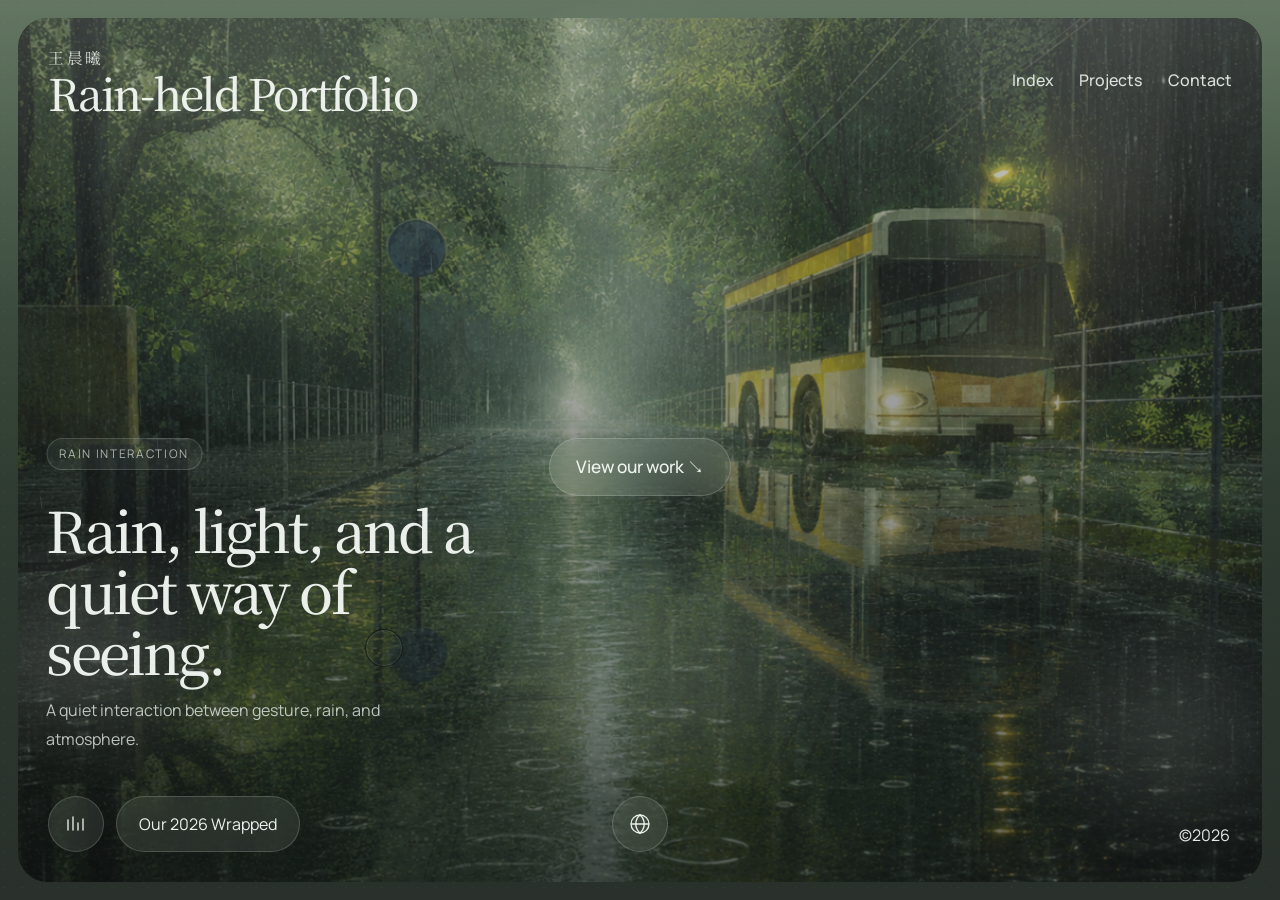
<file: index.html>
<!DOCTYPE html>
<html lang="zh-CN">
<head>
  <meta charset="UTF-8" />
  <meta name="viewport" content="width=device-width, initial-scale=1.0" />
  <title>王晨曦 | Rain Portfolio</title>
  <meta
    name="description"
    content="王晨曦作品集首页，保留绿色雨夜公车背景与玻璃拟态 UI，并以纤细女性手掌接雨作为核心交互。"
  />
  <link rel="preconnect" href="https://fonts.googleapis.com" />
  <link rel="preconnect" href="https://fonts.gstatic.com" crossorigin />
  <link
    href="https://fonts.googleapis.com/css2?family=Manrope:wght@400;500;600;700&family=Noto+Serif+SC:wght@400;500;600&display=swap"
    rel="stylesheet"
  />
  <link rel="stylesheet" href="./portfolio.css" />
</head>
<body>
  <div class="page-noise" aria-hidden="true"></div>
  <div class="page-fog" aria-hidden="true"></div>

  <div class="palm-cursor" id="palmCursor" aria-hidden="true">
    <div class="cursor-ring"></div>
  </div>

  <main class="hero-page">
    <div class="scene-shell" id="sceneShell">
      <div class="scene-backdrop" id="sceneBackdrop" aria-hidden="true"></div>
      <div class="scene-overlay" aria-hidden="true"></div>
      <div class="depth-haze haze-left" data-depth="slow" aria-hidden="true"></div>
      <div class="depth-haze haze-center" data-depth="mid" aria-hidden="true"></div>
      <div class="depth-haze haze-right" data-depth="float" aria-hidden="true"></div>
      <div class="depth-shaft shaft-left" data-depth="slow" aria-hidden="true"></div>
      <div class="depth-shaft shaft-right" data-depth="mid" aria-hidden="true"></div>
      <div class="bus-glow" data-depth="mid" aria-hidden="true"></div>

      <div class="effect-stack" aria-hidden="true">
        <canvas class="effect-canvas effect-far" id="farRainCanvas"></canvas>
        <canvas class="effect-canvas effect-mid" id="midRainCanvas"></canvas>
        <canvas class="effect-canvas effect-ripple" id="rippleCanvas"></canvas>
        <canvas class="effect-canvas effect-near" id="nearRainCanvas"></canvas>
      </div>

      <header class="topbar">
        <a class="brand" href="./index.html" data-cursor-hover>
          <span class="brand-cn">王晨曦</span>
          <span class="brand-en">Rain-held Portfolio</span>
        </a>

        <nav class="topnav" aria-label="Primary">
          <a href="./index.html" data-cursor-hover>Index</a>
          <a href="./reqpilot-mvp/index.html" data-cursor-hover>Projects</a>
          <button
            type="button"
            class="nav-contact"
            data-copy="cxwang396@163.com"
            data-cursor-hover
          >
            Contact
          </button>
        </nav>
      </header>

      <section class="hero-copy" data-depth="slow">
        <p class="eyebrow">Rain Interaction</p>
        <h1>Rain, light, and a quiet way of seeing.</h1>
        <p class="hero-text">
          A quiet interaction between gesture, rain, and atmosphere.
        </p>
      </section>

      <a
        class="cta-pill"
        href="./reqpilot-mvp/index.html"
        data-cursor-hover
      >
        <span>View our work ↘</span>
      </a>

      <div class="bottom-left">
        <a
          class="icon-chip"
          href="./math-ai-diagnosis-mvp/index.html"
          aria-label="Open wrapped project"
          data-cursor-hover
        >
          <svg viewBox="0 0 24 24" aria-hidden="true">
            <path d="M4 18V8" />
            <path d="M9 18V5" />
            <path d="M14 18V11" />
            <path d="M19 18V7" />
          </svg>
        </a>
        <a
          class="wrapped-pill"
          href="./math-ai-diagnosis-mvp/index.html"
          data-cursor-hover
        >
          Our 2026 Wrapped
        </a>
      </div>

      <button
        type="button"
        class="globe-chip"
        id="globeButton"
        aria-label="Open global note"
        data-cursor-hover
      >
        <svg viewBox="0 0 24 24" aria-hidden="true">
          <circle cx="12" cy="12" r="9"></circle>
          <path d="M3.5 12h17"></path>
          <path d="M12 3c2.8 2.4 4.2 5.4 4.2 9S14.8 18.6 12 21"></path>
          <path d="M12 3C9.2 5.4 7.8 8.4 7.8 12s1.4 6.6 4.2 9"></path>
        </svg>
      </button>

      <div class="copyright">©2026</div>
    </div>
  </main>

  <div class="toast" id="toast" role="status" aria-live="polite"></div>
  <script src="./portfolio.js"></script>
</body>
</html>
</file>
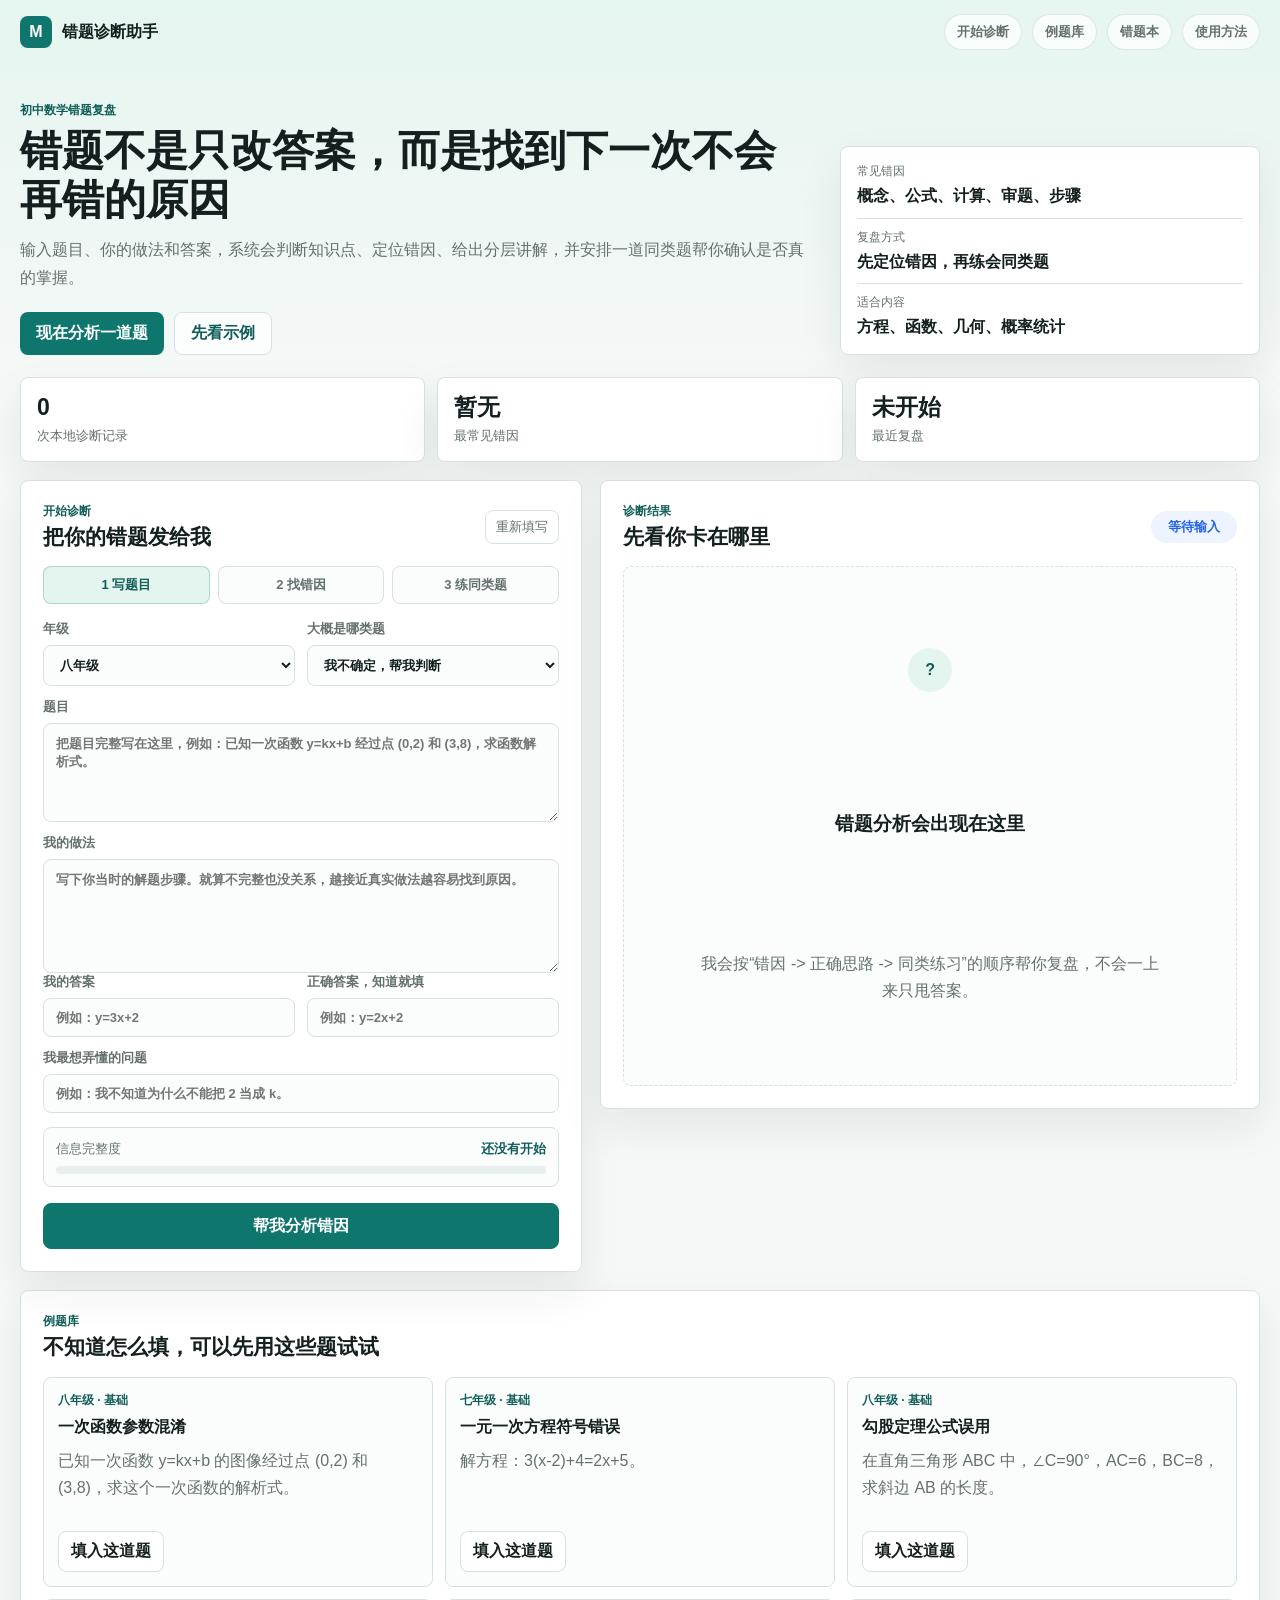
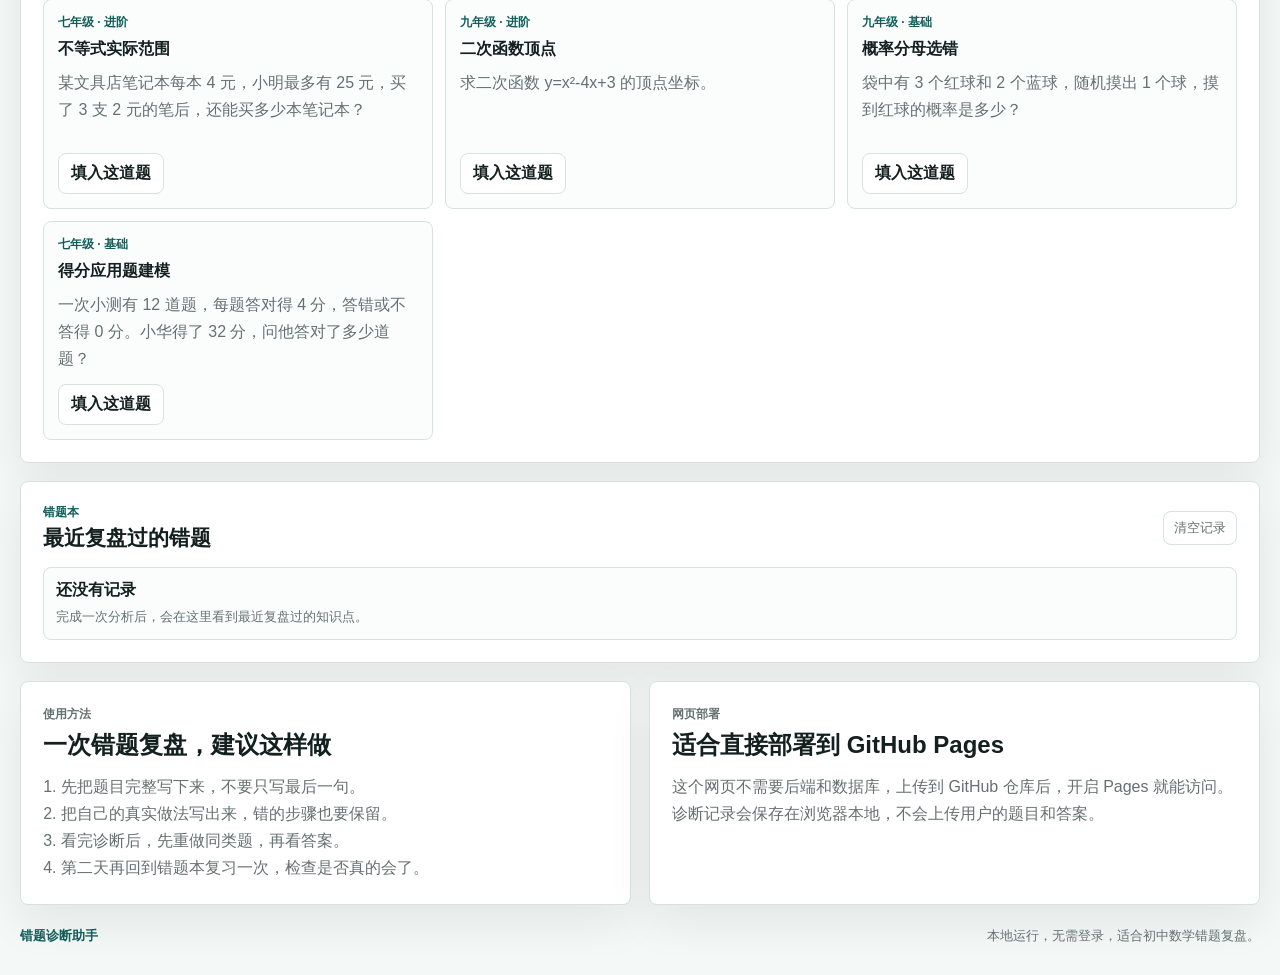
<file: math-ai-diagnosis-mvp/index.html>
<!doctype html>
<html lang="zh-CN">
  <head>
    <meta charset="UTF-8" />
    <meta name="viewport" content="width=device-width, initial-scale=1.0" />
    <meta
      name="description"
      content="面向初中生的数学错题诊断网页，帮助学生定位错因、重新理解知识点，并通过同类题巩固掌握。"
    />
    <title>错题诊断助手 | 初中数学</title>
    <link rel="stylesheet" href="./styles.css" />
    <script defer src="./app.js"></script>
  </head>
  <body>
    <nav class="topbar" aria-label="主导航">
      <a class="brand" href="#home" aria-label="错题诊断助手首页">
        <span class="brand-mark">M</span>
        <span>错题诊断助手</span>
      </a>
      <div class="nav-links">
        <a href="#diagnose">开始诊断</a>
        <a href="#examples">例题库</a>
        <a href="#notebook">错题本</a>
        <a href="#guide">使用方法</a>
      </div>
    </nav>

    <header class="hero" id="home">
      <div class="hero-copy">
        <p class="eyebrow">初中数学错题复盘</p>
        <h1>错题不是只改答案，而是找到下一次不会再错的原因</h1>
        <p class="hero-subtitle">
          输入题目、你的做法和答案，系统会判断知识点、定位错因、给出分层讲解，并安排一道同类题帮你确认是否真的掌握。
        </p>
        <div class="hero-actions">
          <a class="primary-link" href="#diagnose">现在分析一道题</a>
          <a class="secondary-link" href="#examples">先看示例</a>
        </div>
      </div>
      <div class="hero-board" aria-label="产品能力概览">
        <div class="board-row">
          <span>常见错因</span>
          <strong>概念、公式、计算、审题、步骤</strong>
        </div>
        <div class="board-row">
          <span>复盘方式</span>
          <strong>先定位错因，再练会同类题</strong>
        </div>
        <div class="board-row">
          <span>适合内容</span>
          <strong>方程、函数、几何、概率统计</strong>
        </div>
      </div>
    </header>

    <main>
      <section class="insight-strip" aria-label="产品特点">
        <div>
          <strong id="totalDiagnoses">0</strong>
          <span>次本地诊断记录</span>
        </div>
        <div>
          <strong id="topErrorType">暂无</strong>
          <span>最常见错因</span>
        </div>
        <div>
          <strong id="lastReview">未开始</strong>
          <span>最近复盘</span>
        </div>
      </section>

      <section class="app-shell" id="diagnose">
        <section class="workspace-panel" aria-labelledby="input-title">
          <div class="section-heading">
            <div>
              <p class="eyebrow">开始诊断</p>
              <h2 id="input-title">把你的错题发给我</h2>
            </div>
            <button class="text-button" id="clearBtn" type="button">重新填写</button>
          </div>

          <div class="stepper" aria-label="诊断步骤">
            <span class="active">1 写题目</span>
            <span>2 找错因</span>
            <span>3 练同类题</span>
          </div>

          <div class="form-grid">
            <label>
              <span>年级</span>
              <select id="grade">
                <option value="七年级">七年级</option>
                <option value="八年级" selected>八年级</option>
                <option value="九年级">九年级</option>
              </select>
            </label>

            <label>
              <span>大概是哪类题</span>
              <select id="module">
                <option value="auto" selected>我不确定，帮我判断</option>
                <option value="方程与不等式">方程与不等式</option>
                <option value="函数">函数</option>
                <option value="几何">几何</option>
                <option value="概率统计">概率统计</option>
              </select>
            </label>
          </div>

          <label class="field-block">
            <span>题目</span>
            <textarea
              id="problem"
              rows="5"
              placeholder="把题目完整写在这里，例如：已知一次函数 y=kx+b 经过点 (0,2) 和 (3,8)，求函数解析式。"
            ></textarea>
          </label>

          <label class="field-block">
            <span>我的做法</span>
            <textarea
              id="process"
              rows="6"
              placeholder="写下你当时的解题步骤。就算不完整也没关系，越接近真实做法越容易找到原因。"
            ></textarea>
          </label>

          <div class="form-grid">
            <label>
              <span>我的答案</span>
              <input id="studentAnswer" type="text" placeholder="例如：y=3x+2" />
            </label>

            <label>
              <span>正确答案，知道就填</span>
              <input id="correctAnswer" type="text" placeholder="例如：y=2x+2" />
            </label>
          </div>

          <label class="field-block">
            <span>我最想弄懂的问题</span>
            <input id="goal" type="text" placeholder="例如：我不知道为什么不能把 2 当成 k。" />
          </label>

          <div class="readiness" aria-label="填写完整度">
            <div class="readiness-copy">
              <span>信息完整度</span>
              <strong id="readinessText">还没有开始</strong>
            </div>
            <div class="readiness-bar">
              <span id="readinessBar"></span>
            </div>
          </div>

          <button class="primary-button" id="diagnoseBtn" type="button">帮我分析错因</button>
        </section>

        <section class="result-panel" aria-labelledby="result-title">
          <div class="section-heading">
            <div>
              <p class="eyebrow">诊断结果</p>
              <h2 id="result-title">先看你卡在哪里</h2>
            </div>
            <div class="status-pill" id="statusPill">等待输入</div>
          </div>

          <div class="empty-state" id="emptyState">
            <div class="empty-icon">?</div>
            <h3>错题分析会出现在这里</h3>
            <p>我会按“错因 -> 正确思路 -> 同类练习”的顺序帮你复盘，不会一上来只甩答案。</p>
          </div>

          <div class="diagnosis hidden" id="diagnosis">
            <div class="answer-card" id="answerCard">
              <span class="label">这道题主要卡在</span>
              <strong id="oneLine"></strong>
              <p id="diagnosisSummary"></p>
            </div>

            <div class="summary-grid">
              <div>
                <span class="label">考查知识点</span>
                <strong id="knowledgePoint">-</strong>
              </div>
              <div>
                <span class="label">题目类型</span>
                <strong id="moduleResult">-</strong>
              </div>
              <div>
                <span class="label">答案对比</span>
                <strong id="answerStatus">-</strong>
              </div>
            </div>

            <div class="result-block">
              <h3>可能的错因</h3>
              <div class="tag-list" id="errorTags"></div>
            </div>

            <div class="result-block">
              <h3>具体错在哪里</h3>
              <p id="errorLocation"></p>
            </div>

            <div class="result-block">
              <h3>怎么重新学会</h3>
              <div class="level-list" id="levelList"></div>
            </div>

            <div class="result-block">
              <h3>接下来 3 天怎么复习</h3>
              <div class="plan-list" id="planList"></div>
            </div>

            <div class="result-block">
              <h3>下次遇到这类题</h3>
              <ul id="strategyList"></ul>
            </div>

            <div class="practice-box">
              <div>
                <p class="eyebrow">马上练一题</p>
                <h3>同类巩固题</h3>
              </div>
              <p id="practiceQuestion"></p>
              <div class="practice-check">
                <input id="practiceAnswer" type="text" placeholder="写下你的答案" />
                <button class="secondary-button" id="checkPracticeBtn" type="button">检查一下</button>
              </div>
              <p class="practice-feedback" id="practiceFeedback"></p>
            </div>

            <div class="report-actions">
              <button class="secondary-button" id="copyReportBtn" type="button">复制复盘报告</button>
              <button class="secondary-button" id="downloadReportBtn" type="button">下载报告</button>
              <button class="text-button" id="saveAgainBtn" type="button">保存到错题本</button>
            </div>
          </div>
        </section>
      </section>

      <section class="content-section" id="examples">
        <div class="section-heading">
          <div>
            <p class="eyebrow">例题库</p>
            <h2>不知道怎么填，可以先用这些题试试</h2>
          </div>
        </div>
        <div class="example-grid" id="exampleGrid"></div>
      </section>

      <section class="content-section" id="notebook">
        <div class="section-heading">
          <div>
            <p class="eyebrow">错题本</p>
            <h2>最近复盘过的错题</h2>
          </div>
          <button class="text-button" id="clearHistoryBtn" type="button">清空记录</button>
        </div>
        <div class="history-list" id="historyList"></div>
      </section>

      <section class="guide-grid" id="guide">
        <article>
          <p class="eyebrow">使用方法</p>
          <h2>一次错题复盘，建议这样做</h2>
          <ol>
            <li>先把题目完整写下来，不要只写最后一句。</li>
            <li>把自己的真实做法写出来，错的步骤也要保留。</li>
            <li>看完诊断后，先重做同类题，再看答案。</li>
            <li>第二天再回到错题本复习一次，检查是否真的会了。</li>
          </ol>
        </article>
        <article>
          <p class="eyebrow">网页部署</p>
          <h2>适合直接部署到 GitHub Pages</h2>
          <p>
            这个网页不需要后端和数据库，上传到 GitHub 仓库后，开启 Pages 就能访问。
            诊断记录会保存在浏览器本地，不会上传用户的题目和答案。
          </p>
        </article>
      </section>
    </main>

    <footer class="site-footer">
      <span>错题诊断助手</span>
      <span>本地运行，无需登录，适合初中数学错题复盘。</span>
    </footer>
  </body>
</html>
</file>
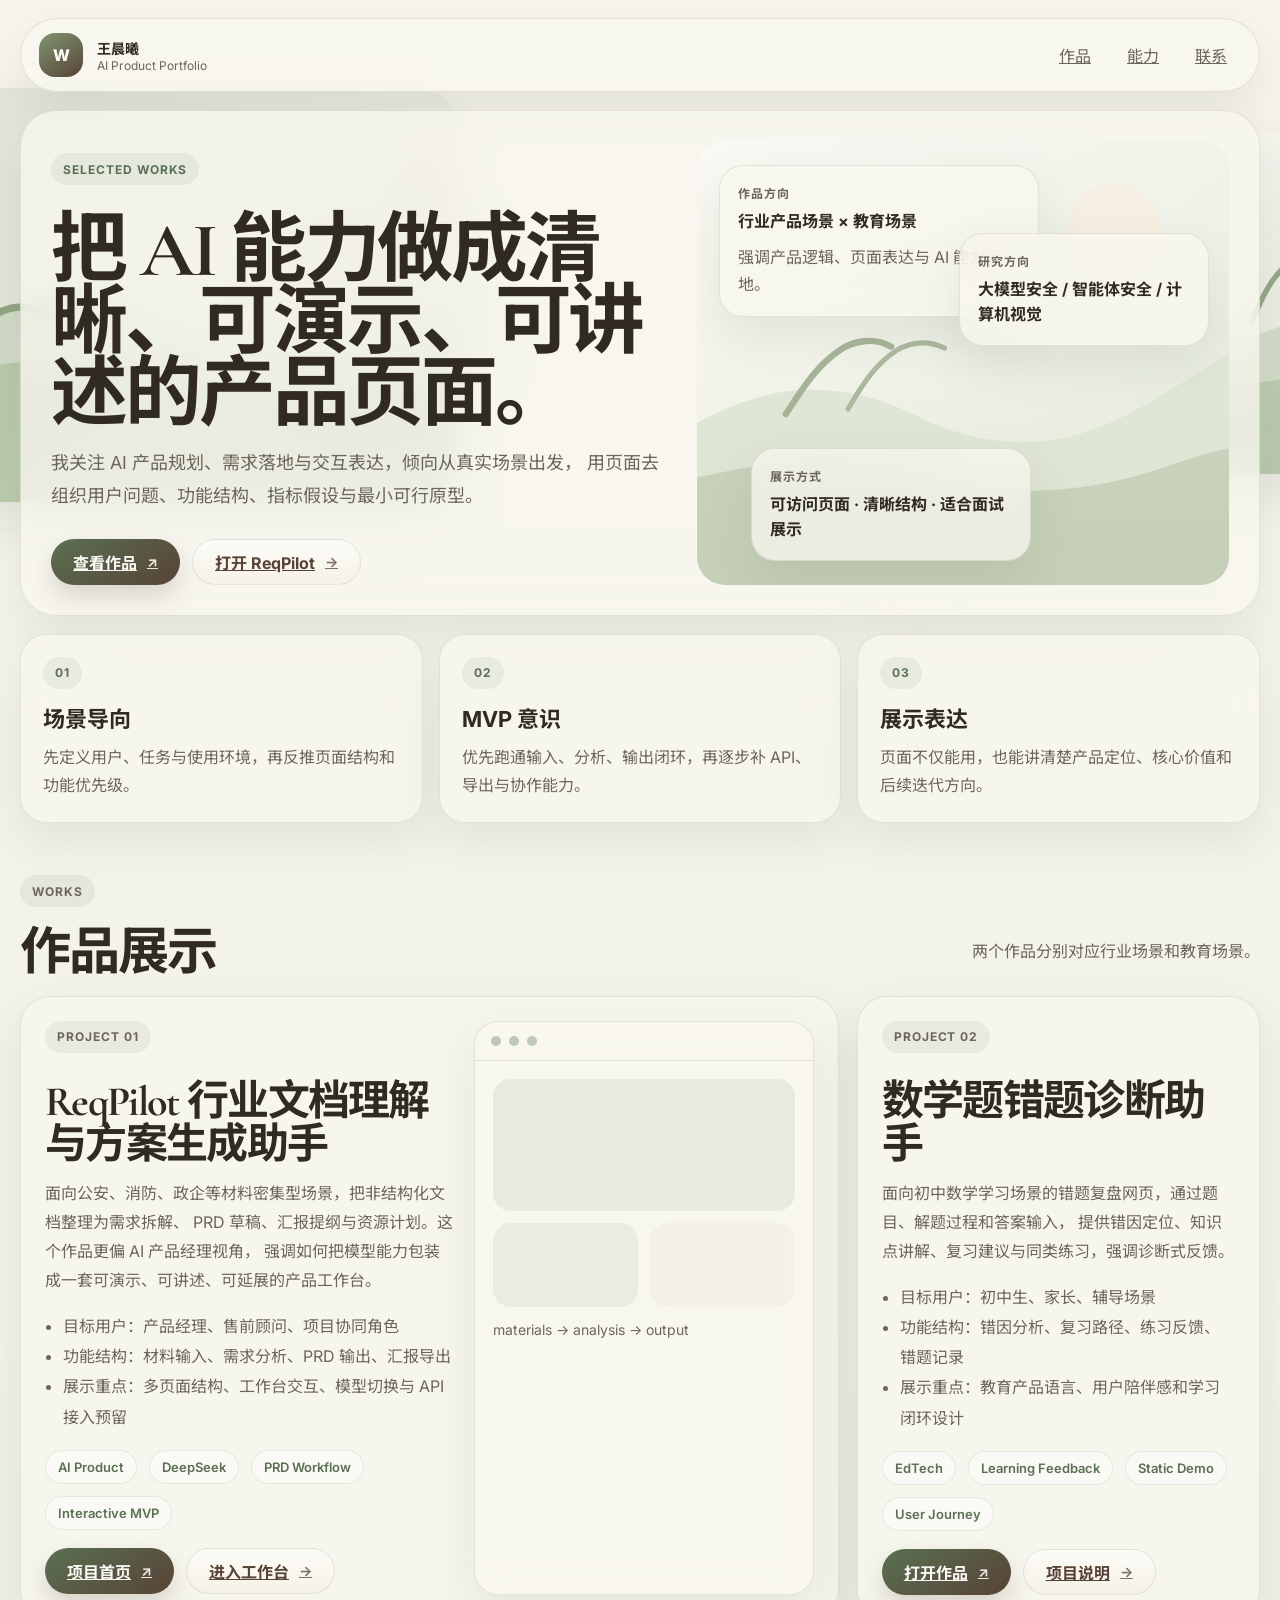
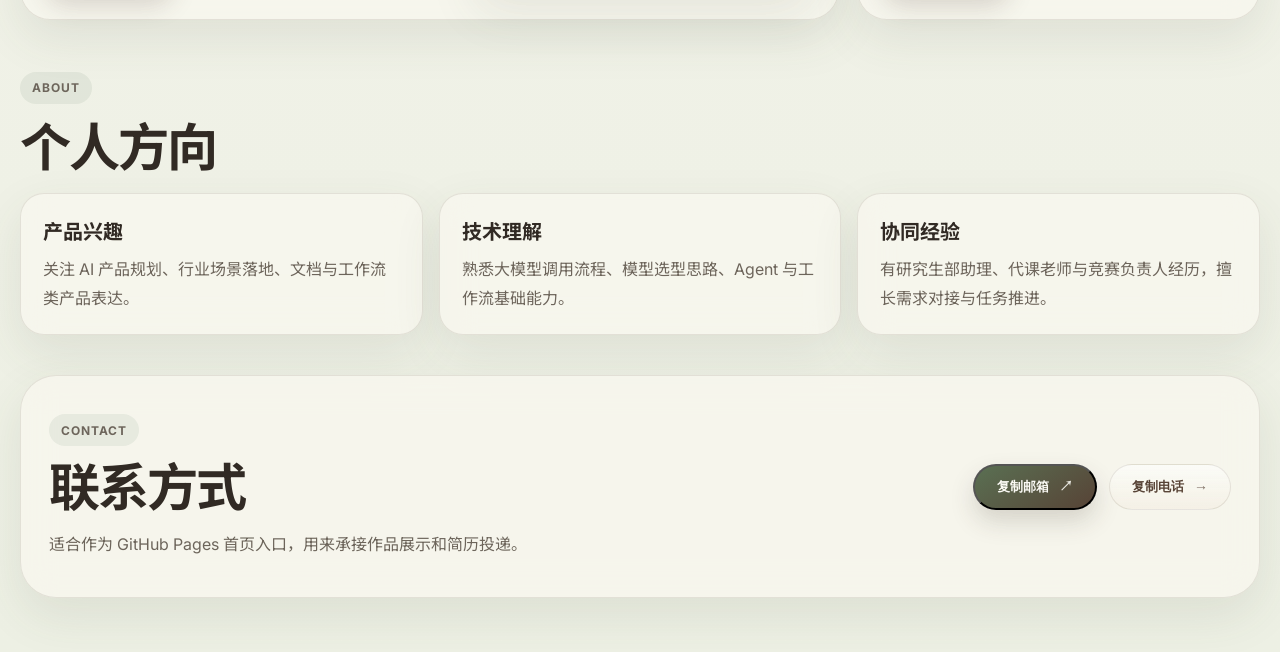
<file: portfolio-homepage/index.html>
<!DOCTYPE html>
<html lang="zh-CN">
<head>
  <meta charset="UTF-8" />
  <meta name="viewport" content="width=device-width, initial-scale=1.0" />
  <title>王晨曦 | AI 产品作品集</title>
  <meta
    name="description"
    content="王晨曦的 AI 产品作品集，展示行业文档理解与方案生成助手、数学题错题诊断助手两个产品型作品。"
  />
  <link rel="preconnect" href="https://fonts.googleapis.com" />
  <link rel="preconnect" href="https://fonts.gstatic.com" crossorigin />
  <link
    href="https://fonts.googleapis.com/css2?family=Cormorant+Garamond:wght@500;600;700&family=Inter:wght@400;500;600;700;800&family=Noto+Sans+SC:wght@400;500;700;900&display=swap"
    rel="stylesheet"
  />
  <link rel="stylesheet" href="./portfolio.css" />
</head>
<body>
  <div class="page-bg" aria-hidden="true">
    <div class="bg-image bg-left"></div>
    <div class="bg-image bg-right"></div>
    <div class="bg-glow glow-one"></div>
    <div class="bg-glow glow-two"></div>
  </div>

  <div class="site-shell">
    <nav class="topbar">
      <div class="brand">
        <div class="brand-mark">W</div>
        <div>
          <strong>王晨曦</strong>
          <span>AI Product Portfolio</span>
        </div>
      </div>
      <div class="topnav">
        <a href="#projects">作品</a>
        <a href="#focus">能力</a>
        <a href="#contact">联系</a>
      </div>
    </nav>

    <header class="hero">
      <section class="hero-panel">
        <div class="hero-copy">
          <p class="eyebrow">Selected Works</p>
          <h1>把 AI 能力做成清晰、可演示、可讲述的产品页面。</h1>
          <p class="hero-summary">
            我关注 AI 产品规划、需求落地与交互表达，倾向从真实场景出发，
            用页面去组织用户问题、功能结构、指标假设与最小可行原型。
          </p>

          <div class="hero-actions">
            <a class="button primary" href="#projects">查看作品</a>
            <a class="button secondary" href="../reqpilot-mvp/index.html">打开 ReqPilot</a>
          </div>
        </div>

        <div class="hero-stage">
          <div class="floating-card main-card">
            <span>作品方向</span>
            <strong>行业产品场景 × 教育场景</strong>
            <p>强调产品逻辑、页面表达与 AI 能力落地。</p>
          </div>
          <div class="floating-card side-card">
            <span>研究方向</span>
            <strong>大模型安全 / 智能体安全 / 计算机视觉</strong>
          </div>
          <div class="floating-card mini-card">
            <span>展示方式</span>
            <strong>可访问页面 · 清晰结构 · 适合面试展示</strong>
          </div>
        </div>
      </section>
    </header>

    <main>
      <section class="focus-strip" id="focus">
        <article class="focus-card">
          <span class="focus-index">01</span>
          <strong>场景导向</strong>
          <p>先定义用户、任务与使用环境，再反推页面结构和功能优先级。</p>
        </article>
        <article class="focus-card">
          <span class="focus-index">02</span>
          <strong>MVP 意识</strong>
          <p>优先跑通输入、分析、输出闭环，再逐步补 API、导出与协作能力。</p>
        </article>
        <article class="focus-card">
          <span class="focus-index">03</span>
          <strong>展示表达</strong>
          <p>页面不仅能用，也能讲清楚产品定位、核心价值和后续迭代方向。</p>
        </article>
      </section>

      <section id="projects" class="projects">
        <div class="section-heading">
          <div>
            <p class="section-kicker">Works</p>
            <h2>作品展示</h2>
          </div>
          <p>两个作品分别对应行业场景和教育场景。</p>
        </div>

        <div class="project-row">
          <article class="project-card featured">
            <div class="project-copy">
              <p class="project-kicker">Project 01</p>
              <h3>ReqPilot 行业文档理解与方案生成助手</h3>
              <p>
                面向公安、消防、政企等材料密集型场景，把非结构化文档整理为需求拆解、
                PRD 草稿、汇报提纲与资源计划。这个作品更偏 AI 产品经理视角，
                强调如何把模型能力包装成一套可演示、可讲述、可延展的产品工作台。
              </p>
              <ul class="project-list">
                <li>目标用户：产品经理、售前顾问、项目协同角色</li>
                <li>功能结构：材料输入、需求分析、PRD 输出、汇报导出</li>
                <li>展示重点：多页面结构、工作台交互、模型切换与 API 接入预留</li>
              </ul>
              <div class="tag-row">
                <span>AI Product</span>
                <span>DeepSeek</span>
                <span>PRD Workflow</span>
                <span>Interactive MVP</span>
              </div>
              <div class="project-actions">
                <a class="button primary" href="../reqpilot-mvp/index.html">项目首页</a>
                <a class="button secondary" href="../reqpilot-mvp/workspace.html">进入工作台</a>
              </div>
            </div>

            <div class="project-visual">
              <div class="visual-browser">
                <div class="visual-dots"><span></span><span></span><span></span></div>
                <div class="visual-body">
                  <div class="visual-hero"></div>
                  <div class="visual-grid">
                    <div class="visual-block"></div>
                    <div class="visual-block light"></div>
                  </div>
                  <div class="visual-caption">materials → analysis → output</div>
                </div>
              </div>
            </div>
          </article>

          <article class="project-card compact">
            <div class="project-copy">
              <p class="project-kicker">Project 02</p>
              <h3>数学题错题诊断助手</h3>
              <p>
                面向初中数学学习场景的错题复盘网页，通过题目、解题过程和答案输入，
                提供错因定位、知识点讲解、复习建议与同类练习，强调诊断式反馈。
              </p>
              <ul class="project-list">
                <li>目标用户：初中生、家长、辅导场景</li>
                <li>功能结构：错因分析、复习路径、练习反馈、错题记录</li>
                <li>展示重点：教育产品语言、用户陪伴感和学习闭环设计</li>
              </ul>
              <div class="tag-row">
                <span>EdTech</span>
                <span>Learning Feedback</span>
                <span>Static Demo</span>
                <span>User Journey</span>
              </div>
              <div class="project-actions">
                <a class="button primary" href="../math-ai-diagnosis-mvp/index.html">打开作品</a>
                <a class="button secondary" href="../math-ai-diagnosis-mvp/README.md">项目说明</a>
              </div>
            </div>
          </article>
        </div>
      </section>

      <section class="about-panel">
        <div class="section-heading">
          <div>
            <p class="section-kicker">About</p>
            <h2>个人方向</h2>
          </div>
        </div>

        <div class="about-row">
          <article class="about-card">
            <strong>产品兴趣</strong>
            <p>关注 AI 产品规划、行业场景落地、文档与工作流类产品表达。</p>
          </article>
          <article class="about-card">
            <strong>技术理解</strong>
            <p>熟悉大模型调用流程、模型选型思路、Agent 与工作流基础能力。</p>
          </article>
          <article class="about-card">
            <strong>协同经验</strong>
            <p>有研究生部助理、代课老师与竞赛负责人经历，擅长需求对接与任务推进。</p>
          </article>
        </div>
      </section>

      <section id="contact" class="contact-band">
        <div>
          <p class="section-kicker">Contact</p>
          <h2>联系方式</h2>
          <p>适合作为 GitHub Pages 首页入口，用来承接作品展示和简历投递。</p>
        </div>
        <div class="contact-actions">
          <button class="button primary copy-btn" data-copy="cxwang396@163.com">复制邮箱</button>
          <button class="button secondary copy-btn" data-copy="18812763509">复制电话</button>
        </div>
      </section>
    </main>
  </div>

  <div class="toast" id="toast"></div>
  <script src="./portfolio.js"></script>
</body>
</html>
</file>
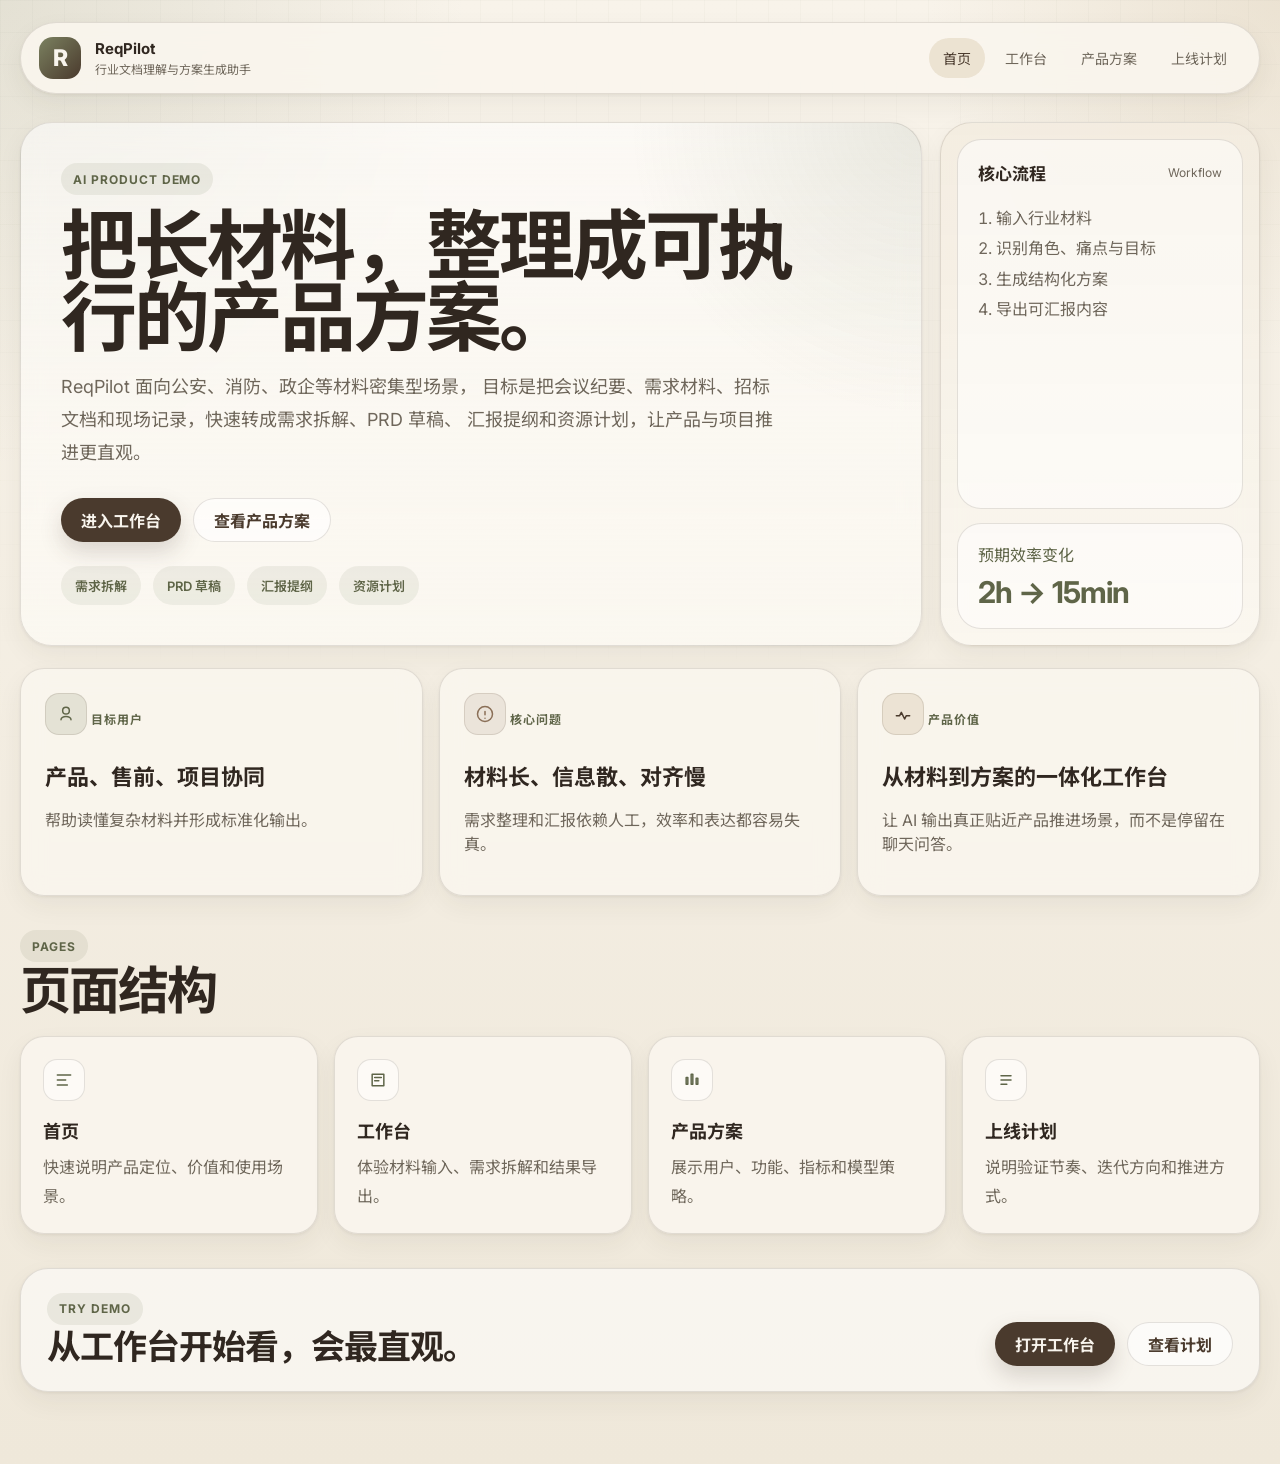
<file: reqpilot-mvp/index.html>
<!DOCTYPE html>
<html lang="zh-CN">
<head>
  <meta charset="UTF-8" />
  <meta name="viewport" content="width=device-width, initial-scale=1.0" />
  <title>ReqPilot | 行业文档理解与方案生成助手</title>
  <meta
    name="description"
    content="ReqPilot 是一个面向政企、公安、消防等场景的行业文档理解与方案生成助手。"
  />
  <link rel="preconnect" href="https://fonts.googleapis.com" />
  <link rel="preconnect" href="https://fonts.gstatic.com" crossorigin />
  <link
    href="https://fonts.googleapis.com/css2?family=Cormorant+Garamond:wght@500;600;700&family=Inter:wght@400;500;600;700;800&family=Noto+Sans+SC:wght@400;500;700;900&display=swap"
    rel="stylesheet"
  />
  <link rel="stylesheet" href="./styles.css" />
</head>
<body>
  <div class="page-shell">
    <header class="topbar">
      <div class="brand">
        <div class="brand-mark">R</div>
        <div>
          <p>ReqPilot</p>
          <span>行业文档理解与方案生成助手</span>
        </div>
      </div>
      <nav class="topnav">
        <a class="is-current" href="./index.html">首页</a>
        <a href="./workspace.html">工作台</a>
        <a href="./product.html">产品方案</a>
        <a href="./roadmap.html">上线计划</a>
      </nav>
    </header>

    <main>
      <section class="hero">
        <div class="hero-copy">
          <div class="eyebrow">AI Product Demo</div>
          <h1>把长材料，整理成可执行的产品方案。</h1>
          <p class="hero-summary">
            ReqPilot 面向公安、消防、政企等材料密集型场景，
            目标是把会议纪要、需求材料、招标文档和现场记录，快速转成需求拆解、PRD 草稿、
            汇报提纲和资源计划，让产品与项目推进更直观。
          </p>
          <div class="hero-actions">
            <a class="button primary" href="./workspace.html">进入工作台</a>
            <a class="button secondary" href="./product.html">查看产品方案</a>
          </div>
          <div class="hero-chips">
            <span>需求拆解</span>
            <span>PRD 草稿</span>
            <span>汇报提纲</span>
            <span>资源计划</span>
          </div>
        </div>

        <aside class="hero-panel">
          <div class="hero-panel-card">
            <div class="panel-header">
              <strong>核心流程</strong>
              <span>Workflow</span>
            </div>
            <ol>
              <li>输入行业材料</li>
              <li>识别角色、痛点与目标</li>
              <li>生成结构化方案</li>
              <li>导出可汇报内容</li>
            </ol>
          </div>
          <div class="hero-panel-meter">
            <span>预期效率变化</span>
            <strong>2h → 15min</strong>
          </div>
        </aside>
      </section>

      <section class="signal-grid">
        <article class="signal-card">
          <div class="signal-icon icon-user">
            <svg viewBox="0 0 24 24" aria-hidden="true"><path d="M12 12a4 4 0 1 0-4-4 4 4 0 0 0 4 4M6 19c0-2.3 2.7-4 6-4s6 1.7 6 4"/></svg>
          </div>
          <span>目标用户</span>
          <strong>产品、售前、项目协同</strong>
          <p>帮助读懂复杂材料并形成标准化输出。</p>
        </article>
        <article class="signal-card">
          <div class="signal-icon icon-pain">
            <svg viewBox="0 0 24 24" aria-hidden="true"><path d="M12 9v4M12 17h.01M12 3a9 9 0 1 0 9 9 9 9 0 0 0-9-9Z"/></svg>
          </div>
          <span>核心问题</span>
          <strong>材料长、信息散、对齐慢</strong>
          <p>需求整理和汇报依赖人工，效率和表达都容易失真。</p>
        </article>
        <article class="signal-card">
          <div class="signal-icon icon-value">
            <svg viewBox="0 0 24 24" aria-hidden="true"><path d="M4 14h4l2-4 4 8 2-4h4"/></svg>
          </div>
          <span>产品价值</span>
          <strong>从材料到方案的一体化工作台</strong>
          <p>让 AI 输出真正贴近产品推进场景，而不是停留在聊天问答。</p>
        </article>
      </section>

      <section class="content-section">
        <div class="section-heading">
          <div>
            <p class="section-kicker">Pages</p>
            <h2>页面结构</h2>
          </div>
        </div>

        <div class="bullet-grid">
          <article class="section-card">
            <div class="logic-icon">
              <svg viewBox="0 0 24 24" aria-hidden="true"><path d="M4 6h16M4 12h10M4 18h12"/></svg>
            </div>
            <strong>首页</strong>
            <p>快速说明产品定位、价值和使用场景。</p>
          </article>
          <article class="section-card">
            <div class="logic-icon">
              <svg viewBox="0 0 24 24" aria-hidden="true"><path d="M5 5h14v14H5zM8 9h8M8 13h5"/></svg>
            </div>
            <strong>工作台</strong>
            <p>体验材料输入、需求拆解和结果导出。</p>
          </article>
          <article class="section-card">
            <div class="logic-icon">
              <svg viewBox="0 0 24 24" aria-hidden="true"><path d="M5 17h2V9H5zm6 0h2V5h-2zm6 0h2v-7h-2z"/></svg>
            </div>
            <strong>产品方案</strong>
            <p>展示用户、功能、指标和模型策略。</p>
          </article>
          <article class="section-card">
            <div class="logic-icon">
              <svg viewBox="0 0 24 24" aria-hidden="true"><path d="M6 7h12M6 12h12M6 17h7"/></svg>
            </div>
            <strong>上线计划</strong>
            <p>说明验证节奏、迭代方向和推进方式。</p>
          </article>
        </div>
      </section>

      <section class="cta-band">
        <div>
          <p class="section-kicker">Try Demo</p>
          <h3>从工作台开始看，会最直观。</h3>
        </div>
        <div class="hero-actions">
          <a class="button primary" href="./workspace.html">打开工作台</a>
          <a class="button secondary" href="./roadmap.html">查看计划</a>
        </div>
      </section>
    </main>
  </div>
</body>
</html>
</file>
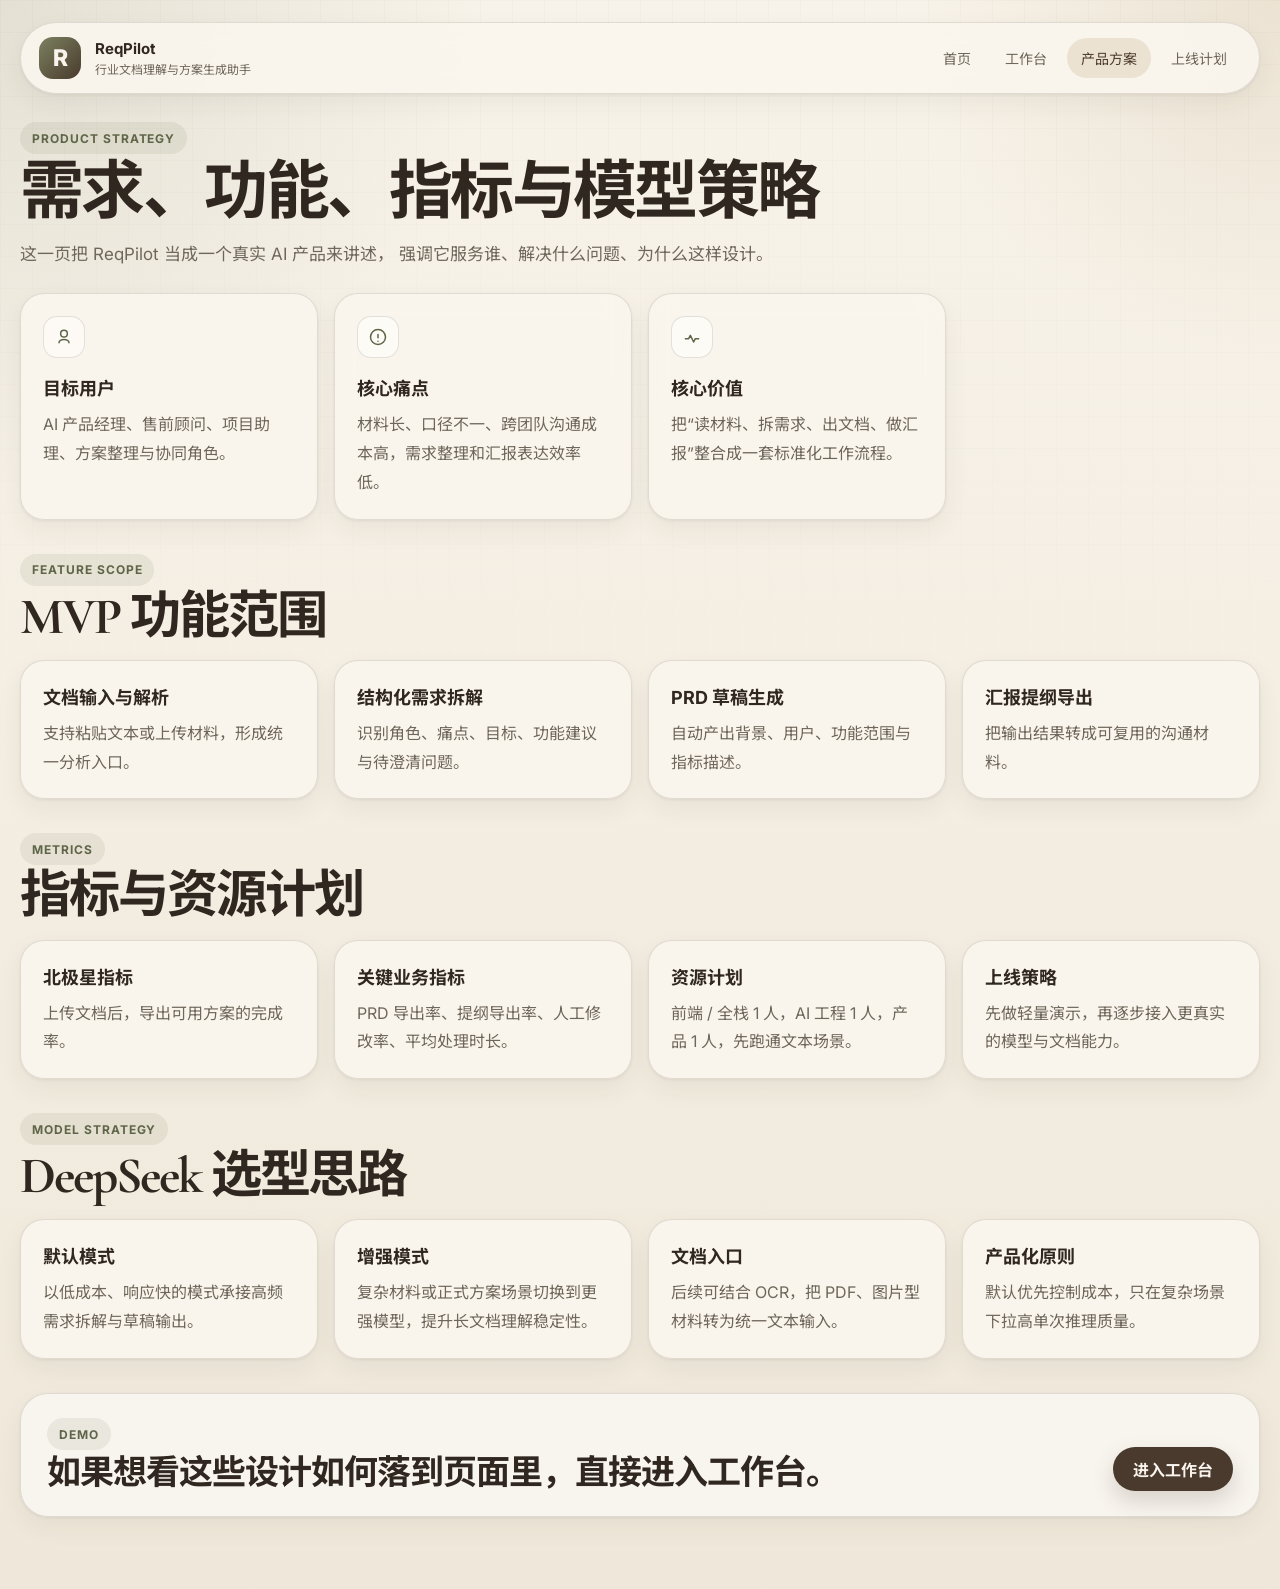
<file: reqpilot-mvp/product.html>
<!DOCTYPE html>
<html lang="zh-CN">
<head>
  <meta charset="UTF-8" />
  <meta name="viewport" content="width=device-width, initial-scale=1.0" />
  <title>ReqPilot | 产品方案</title>
  <meta name="description" content="ReqPilot 的目标用户、功能范围、指标设计与模型策略。" />
  <link rel="preconnect" href="https://fonts.googleapis.com" />
  <link rel="preconnect" href="https://fonts.gstatic.com" crossorigin />
  <link
    href="https://fonts.googleapis.com/css2?family=Cormorant+Garamond:wght@500;600;700&family=Inter:wght@400;500;600;700;800&family=Noto+Sans+SC:wght@400;500;700;900&display=swap"
    rel="stylesheet"
  />
  <link rel="stylesheet" href="./styles.css" />
</head>
<body>
  <div class="page-shell">
    <header class="topbar">
      <div class="brand">
        <div class="brand-mark">R</div>
        <div>
          <p>ReqPilot</p>
          <span>行业文档理解与方案生成助手</span>
        </div>
      </div>
      <nav class="topnav">
        <a href="./index.html">首页</a>
        <a href="./workspace.html">工作台</a>
        <a class="is-current" href="./product.html">产品方案</a>
        <a href="./roadmap.html">上线计划</a>
      </nav>
    </header>

    <main>
      <section class="page-hero">
        <div>
          <p class="section-kicker">Product Strategy</p>
          <h1>需求、功能、指标与模型策略</h1>
          <p class="page-summary">
            这一页把 ReqPilot 当成一个真实 AI 产品来讲述，
            强调它服务谁、解决什么问题、为什么这样设计。
          </p>
        </div>
      </section>

      <section class="bullet-grid">
        <article class="section-card">
          <div class="logic-icon">
            <svg viewBox="0 0 24 24" aria-hidden="true"><path d="M12 12a4 4 0 1 0-4-4 4 4 0 0 0 4 4M6 19c0-2.3 2.7-4 6-4s6 1.7 6 4"/></svg>
          </div>
          <strong>目标用户</strong>
          <p>AI 产品经理、售前顾问、项目助理、方案整理与协同角色。</p>
        </article>
        <article class="section-card">
          <div class="logic-icon">
            <svg viewBox="0 0 24 24" aria-hidden="true"><path d="M12 9v4M12 17h.01M12 3a9 9 0 1 0 9 9 9 9 0 0 0-9-9Z"/></svg>
          </div>
          <strong>核心痛点</strong>
          <p>材料长、口径不一、跨团队沟通成本高，需求整理和汇报表达效率低。</p>
        </article>
        <article class="section-card">
          <div class="logic-icon">
            <svg viewBox="0 0 24 24" aria-hidden="true"><path d="M4 14h4l2-4 4 8 2-4h4"/></svg>
          </div>
          <strong>核心价值</strong>
          <p>把“读材料、拆需求、出文档、做汇报”整合成一套标准化工作流程。</p>
        </article>
      </section>

      <section class="content-section">
        <div class="section-heading">
          <div>
            <p class="section-kicker">Feature Scope</p>
            <h2>MVP 功能范围</h2>
          </div>
        </div>
        <div class="bullet-grid">
          <article class="section-card">
            <strong>文档输入与解析</strong>
            <p>支持粘贴文本或上传材料，形成统一分析入口。</p>
          </article>
          <article class="section-card">
            <strong>结构化需求拆解</strong>
            <p>识别角色、痛点、目标、功能建议与待澄清问题。</p>
          </article>
          <article class="section-card">
            <strong>PRD 草稿生成</strong>
            <p>自动产出背景、用户、功能范围与指标描述。</p>
          </article>
          <article class="section-card">
            <strong>汇报提纲导出</strong>
            <p>把输出结果转成可复用的沟通材料。</p>
          </article>
        </div>
      </section>

      <section class="content-section">
        <div class="section-heading">
          <div>
            <p class="section-kicker">Metrics</p>
            <h2>指标与资源计划</h2>
          </div>
        </div>
        <div class="bullet-grid">
          <article class="section-card">
            <strong>北极星指标</strong>
            <p>上传文档后，导出可用方案的完成率。</p>
          </article>
          <article class="section-card">
            <strong>关键业务指标</strong>
            <p>PRD 导出率、提纲导出率、人工修改率、平均处理时长。</p>
          </article>
          <article class="section-card">
            <strong>资源计划</strong>
            <p>前端 / 全栈 1 人，AI 工程 1 人，产品 1 人，先跑通文本场景。</p>
          </article>
          <article class="section-card">
            <strong>上线策略</strong>
            <p>先做轻量演示，再逐步接入更真实的模型与文档能力。</p>
          </article>
        </div>
      </section>

      <section class="content-section">
        <div class="section-heading">
          <div>
            <p class="section-kicker">Model Strategy</p>
            <h2>DeepSeek 选型思路</h2>
          </div>
        </div>
        <div class="bullet-grid">
          <article class="section-card">
            <strong>默认模式</strong>
            <p>以低成本、响应快的模式承接高频需求拆解与草稿输出。</p>
          </article>
          <article class="section-card">
            <strong>增强模式</strong>
            <p>复杂材料或正式方案场景切换到更强模型，提升长文档理解稳定性。</p>
          </article>
          <article class="section-card">
            <strong>文档入口</strong>
            <p>后续可结合 OCR，把 PDF、图片型材料转为统一文本输入。</p>
          </article>
          <article class="section-card">
            <strong>产品化原则</strong>
            <p>默认优先控制成本，只在复杂场景下拉高单次推理质量。</p>
          </article>
        </div>
      </section>

      <section class="cta-band">
        <div>
          <p class="section-kicker">Demo</p>
          <h3>如果想看这些设计如何落到页面里，直接进入工作台。</h3>
        </div>
        <div class="hero-actions">
          <a class="button primary" href="./workspace.html">进入工作台</a>
        </div>
      </section>
    </main>
  </div>
</body>
</html>
</file>
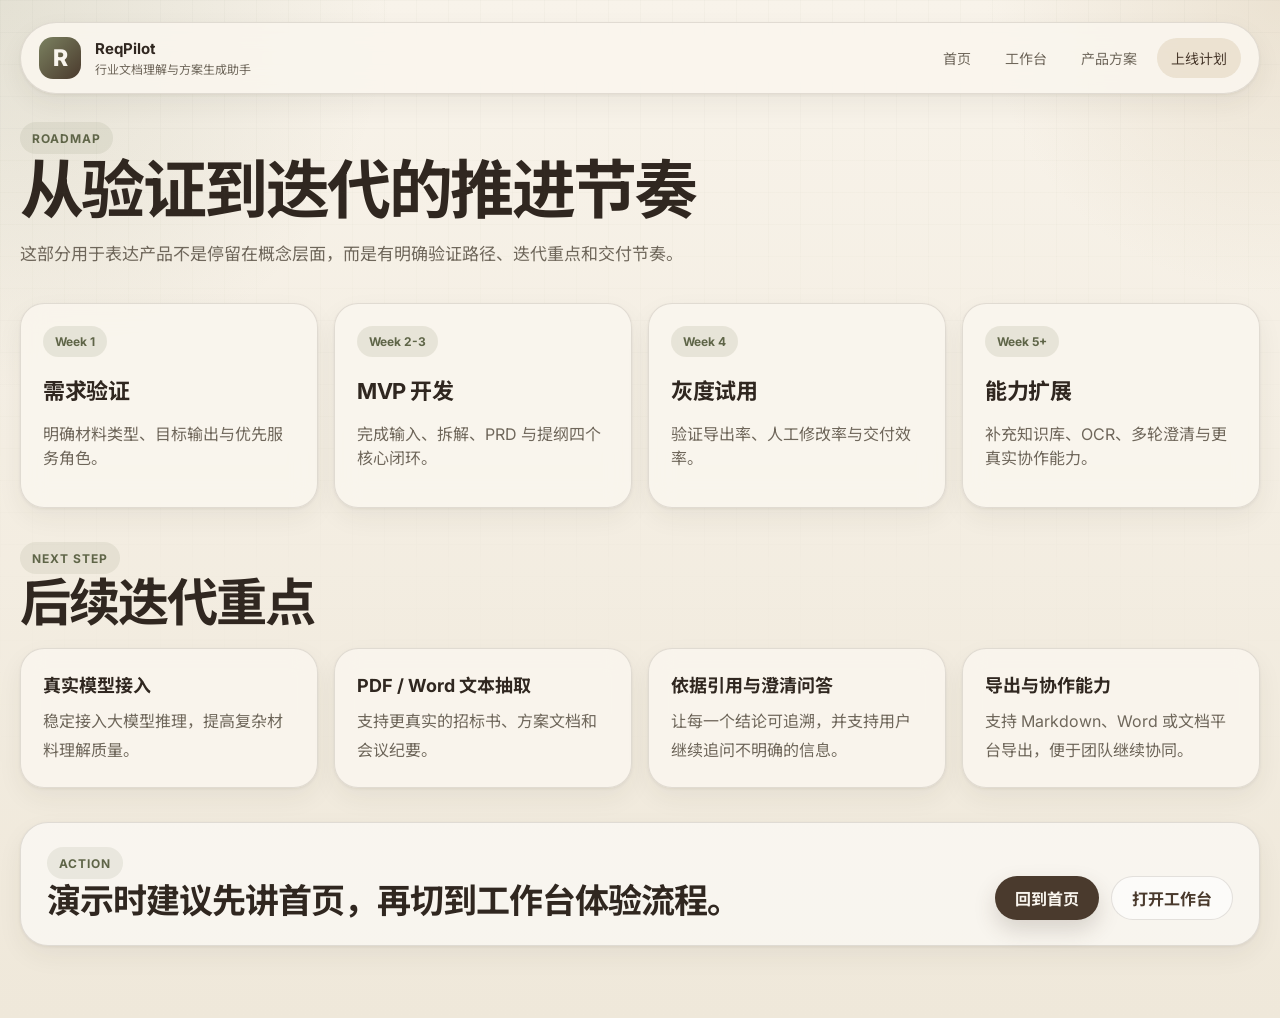
<file: reqpilot-mvp/roadmap.html>
<!DOCTYPE html>
<html lang="zh-CN">
<head>
  <meta charset="UTF-8" />
  <meta name="viewport" content="width=device-width, initial-scale=1.0" />
  <title>ReqPilot | 上线计划</title>
  <meta name="description" content="ReqPilot 的验证节奏、MVP 开发和后续迭代计划。" />
  <link rel="preconnect" href="https://fonts.googleapis.com" />
  <link rel="preconnect" href="https://fonts.gstatic.com" crossorigin />
  <link
    href="https://fonts.googleapis.com/css2?family=Cormorant+Garamond:wght@500;600;700&family=Inter:wght@400;500;600;700;800&family=Noto+Sans+SC:wght@400;500;700;900&display=swap"
    rel="stylesheet"
  />
  <link rel="stylesheet" href="./styles.css" />
</head>
<body>
  <div class="page-shell">
    <header class="topbar">
      <div class="brand">
        <div class="brand-mark">R</div>
        <div>
          <p>ReqPilot</p>
          <span>行业文档理解与方案生成助手</span>
        </div>
      </div>
      <nav class="topnav">
        <a href="./index.html">首页</a>
        <a href="./workspace.html">工作台</a>
        <a href="./product.html">产品方案</a>
        <a class="is-current" href="./roadmap.html">上线计划</a>
      </nav>
    </header>

    <main>
      <section class="page-hero">
        <div>
          <p class="section-kicker">Roadmap</p>
          <h1>从验证到迭代的推进节奏</h1>
          <p class="page-summary">
            这部分用于表达产品不是停留在概念层面，而是有明确验证路径、迭代重点和交付节奏。
          </p>
        </div>
      </section>

      <section class="launch-plan">
        <div class="timeline">
          <article>
            <span>Week 1</span>
            <strong>需求验证</strong>
            <p>明确材料类型、目标输出与优先服务角色。</p>
          </article>
          <article>
            <span>Week 2-3</span>
            <strong>MVP 开发</strong>
            <p>完成输入、拆解、PRD 与提纲四个核心闭环。</p>
          </article>
          <article>
            <span>Week 4</span>
            <strong>灰度试用</strong>
            <p>验证导出率、人工修改率与交付效率。</p>
          </article>
          <article>
            <span>Week 5+</span>
            <strong>能力扩展</strong>
            <p>补充知识库、OCR、多轮澄清与更真实协作能力。</p>
          </article>
        </div>
      </section>

      <section class="content-section">
        <div class="section-heading">
          <div>
            <p class="section-kicker">Next Step</p>
            <h2>后续迭代重点</h2>
          </div>
        </div>

        <div class="bullet-grid">
          <article class="section-card">
            <strong>真实模型接入</strong>
            <p>稳定接入大模型推理，提高复杂材料理解质量。</p>
          </article>
          <article class="section-card">
            <strong>PDF / Word 文本抽取</strong>
            <p>支持更真实的招标书、方案文档和会议纪要。</p>
          </article>
          <article class="section-card">
            <strong>依据引用与澄清问答</strong>
            <p>让每一个结论可追溯，并支持用户继续追问不明确的信息。</p>
          </article>
          <article class="section-card">
            <strong>导出与协作能力</strong>
            <p>支持 Markdown、Word 或文档平台导出，便于团队继续协同。</p>
          </article>
        </div>
      </section>

      <section class="cta-band">
        <div>
          <p class="section-kicker">Action</p>
          <h3>演示时建议先讲首页，再切到工作台体验流程。</h3>
        </div>
        <div class="hero-actions">
          <a class="button primary" href="./index.html">回到首页</a>
          <a class="button secondary" href="./workspace.html">打开工作台</a>
        </div>
      </section>
    </main>
  </div>
</body>
</html>
</file>
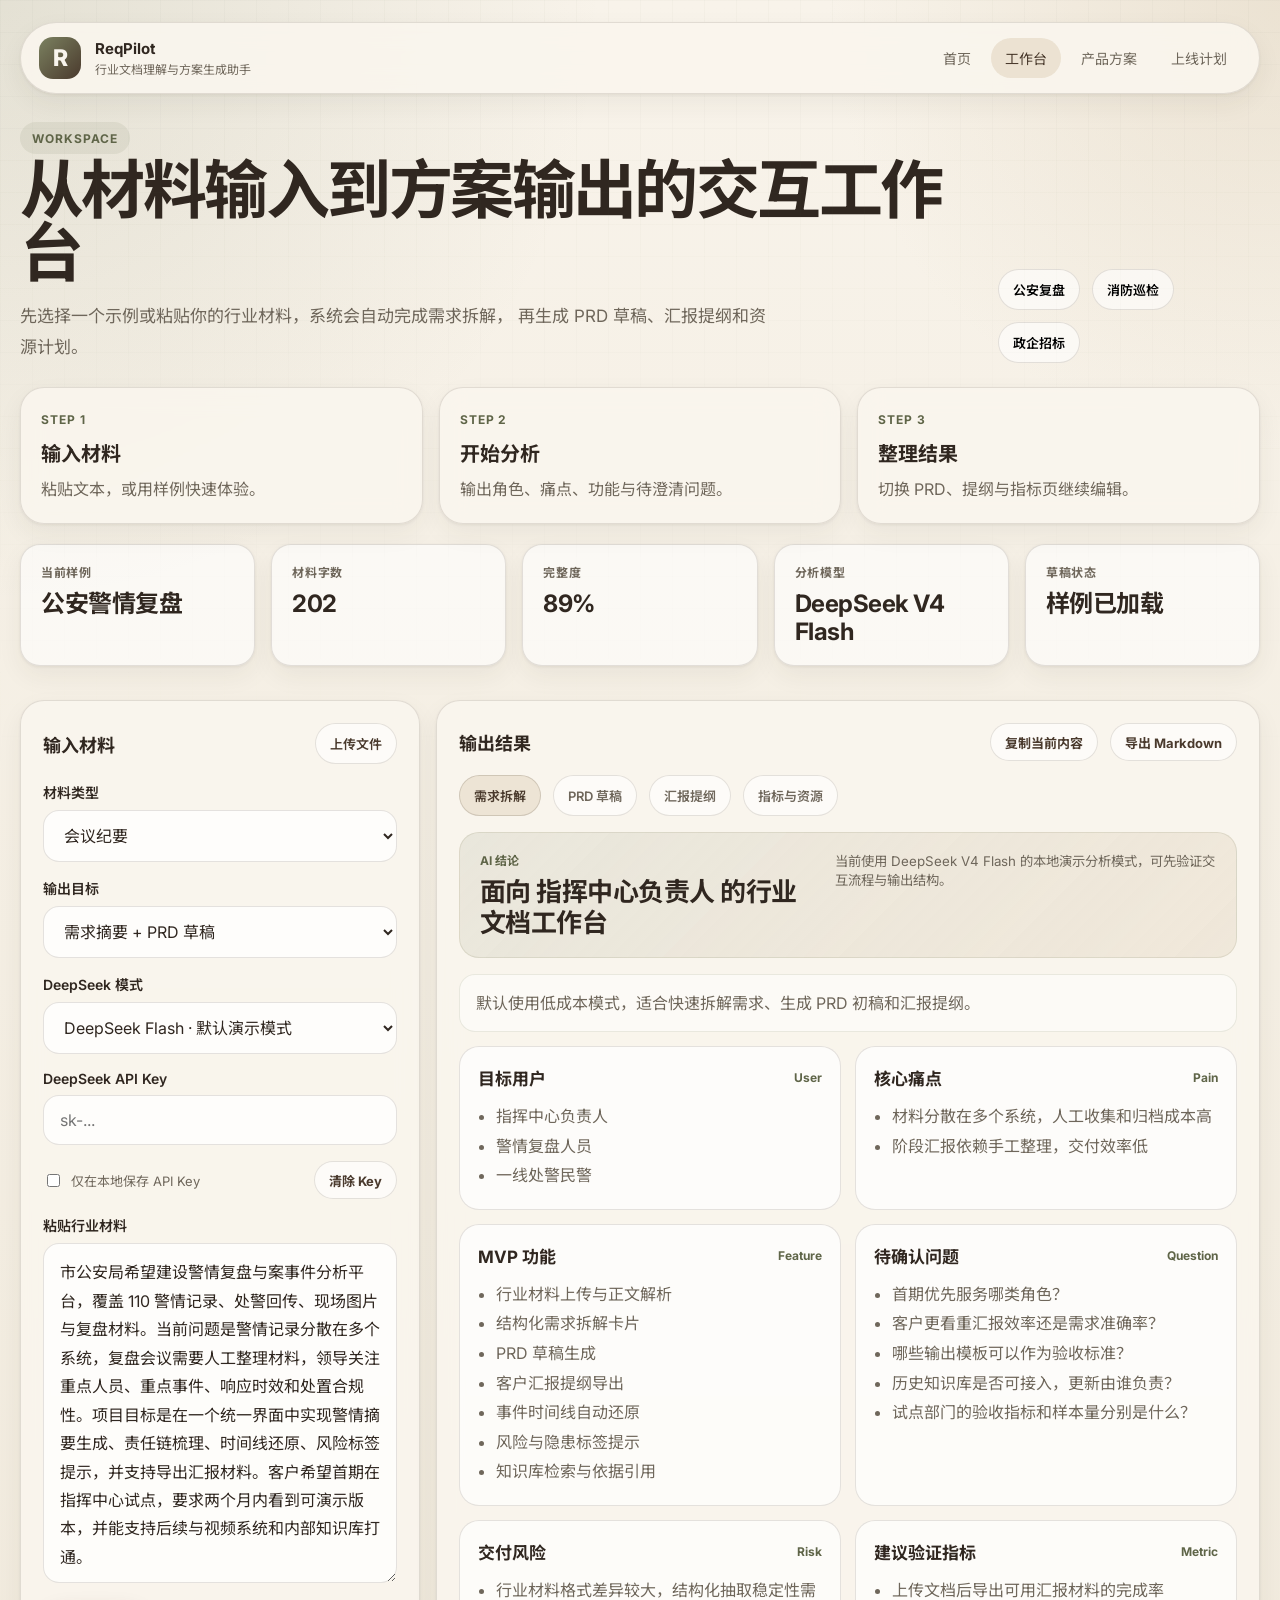
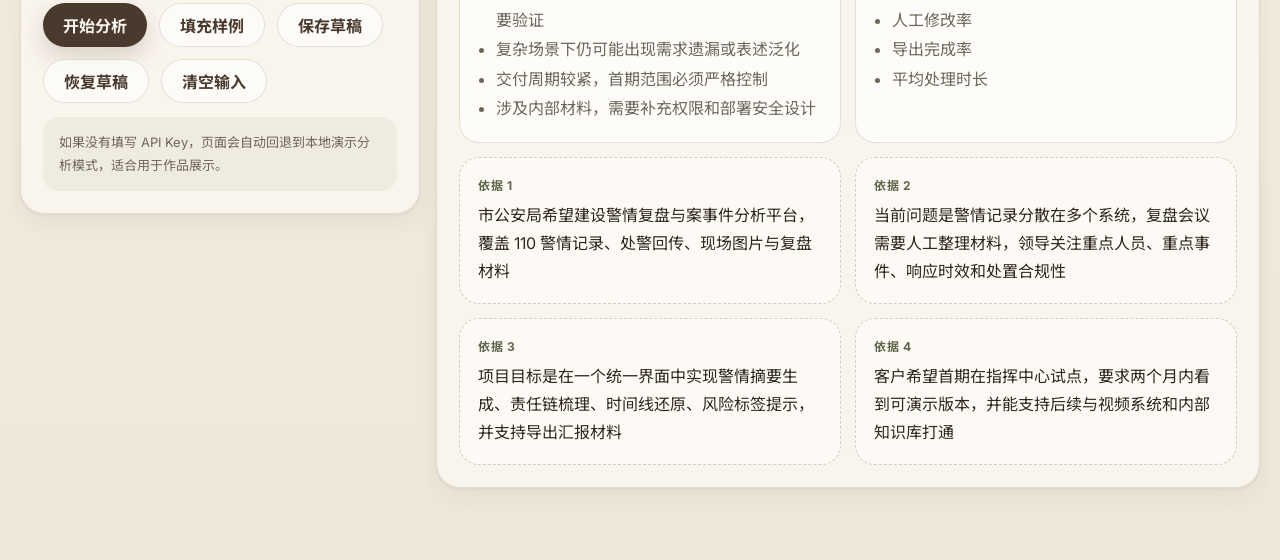
<file: reqpilot-mvp/workspace.html>
<!DOCTYPE html>
<html lang="zh-CN">
<head>
  <meta charset="UTF-8" />
  <meta name="viewport" content="width=device-width, initial-scale=1.0" />
  <title>ReqPilot | 工作台</title>
  <meta name="description" content="ReqPilot 交互式工作台，支持材料输入、需求分析、PRD 草稿和汇报提纲生成。" />
  <link rel="preconnect" href="https://fonts.googleapis.com" />
  <link rel="preconnect" href="https://fonts.gstatic.com" crossorigin />
  <link
    href="https://fonts.googleapis.com/css2?family=Cormorant+Garamond:wght@500;600;700&family=Inter:wght@400;500;600;700;800&family=Noto+Sans+SC:wght@400;500;700;900&display=swap"
    rel="stylesheet"
  />
  <link rel="stylesheet" href="./styles.css" />
</head>
<body>
  <div class="page-shell">
    <header class="topbar">
      <div class="brand">
        <div class="brand-mark">R</div>
        <div>
          <p>ReqPilot</p>
          <span>行业文档理解与方案生成助手</span>
        </div>
      </div>
      <nav class="topnav">
        <a href="./index.html">首页</a>
        <a class="is-current" href="./workspace.html">工作台</a>
        <a href="./product.html">产品方案</a>
        <a href="./roadmap.html">上线计划</a>
      </nav>
    </header>

    <main>
      <section class="page-hero">
        <div>
          <p class="section-kicker">Workspace</p>
          <h1>从材料输入到方案输出的交互工作台</h1>
          <p class="page-summary">
            先选择一个示例或粘贴你的行业材料，系统会自动完成需求拆解，
            再生成 PRD 草稿、汇报提纲和资源计划。
          </p>
        </div>
        <div class="sample-switches">
          <button class="sample-btn" data-sample="police">公安复盘</button>
          <button class="sample-btn" data-sample="fire">消防巡检</button>
          <button class="sample-btn" data-sample="gov">政企招标</button>
        </div>
      </section>

      <section class="guide-strip">
        <article class="guide-card">
          <span>Step 1</span>
          <strong>输入材料</strong>
          <p>粘贴文本，或用样例快速体验。</p>
        </article>
        <article class="guide-card">
          <span>Step 2</span>
          <strong>开始分析</strong>
          <p>输出角色、痛点、功能与待澄清问题。</p>
        </article>
        <article class="guide-card">
          <span>Step 3</span>
          <strong>整理结果</strong>
          <p>切换 PRD、提纲与指标页继续编辑。</p>
        </article>
      </section>

      <section class="summary-strip">
        <article class="mini-stat">
          <span>当前样例</span>
          <strong id="current-sample-label">公安警情复盘</strong>
        </article>
        <article class="mini-stat">
          <span>材料字数</span>
          <strong id="doc-char-count">0</strong>
        </article>
        <article class="mini-stat">
          <span>完整度</span>
          <strong id="readiness-score">--</strong>
        </article>
        <article class="mini-stat">
          <span>分析模型</span>
          <strong id="current-model-label">DeepSeek V4 Flash</strong>
        </article>
        <article class="mini-stat">
          <span>草稿状态</span>
          <strong id="draft-status">未保存</strong>
        </article>
      </section>

      <section class="workspace">
        <div class="workspace-grid">
          <section class="input-panel">
            <div class="panel-toolbar">
              <strong>输入材料</strong>
              <label class="upload-button">
                <input id="file-input" type="file" accept=".txt,.md,.doc,.docx,.pdf" />
                上传文件
              </label>
            </div>

            <div class="field-group">
              <label for="doc-type">材料类型</label>
              <select id="doc-type">
                <option>会议纪要</option>
                <option>客户需求</option>
                <option>招标书</option>
                <option>现场记录</option>
              </select>
            </div>

            <div class="field-group">
              <label for="goal-type">输出目标</label>
              <select id="goal-type">
                <option>需求摘要 + PRD 草稿</option>
                <option>客户汇报提纲</option>
                <option>项目推进方案</option>
              </select>
            </div>

            <div class="field-group">
              <label for="model-mode">DeepSeek 模式</label>
              <select id="model-mode">
                <option value="flash">DeepSeek Flash · 默认演示模式</option>
                <option value="pro">DeepSeek Pro · 复杂文档模式</option>
              </select>
            </div>

            <div class="field-group">
              <label for="api-key-input">DeepSeek API Key</label>
              <input id="api-key-input" type="password" placeholder="sk-..." />
            </div>

            <div class="inline-options">
              <label class="check-row">
                <input id="remember-api-key" type="checkbox" />
                <span>仅在本地保存 API Key</span>
              </label>
              <button class="button ghost compact-btn" id="clear-api-key-btn" type="button">清除 Key</button>
            </div>

            <div class="field-group">
              <label for="document-input">粘贴行业材料</label>
              <textarea id="document-input" spellcheck="false" placeholder="在这里粘贴会议纪要、招标需求、客户材料或现场记录"></textarea>
            </div>

            <div class="quick-actions">
              <button class="button primary" id="analyze-btn">开始分析</button>
              <button class="button ghost" id="fill-demo">填充样例</button>
              <button class="button ghost" id="save-draft-btn">保存草稿</button>
              <button class="button ghost" id="restore-draft-btn">恢复草稿</button>
              <button class="button ghost" id="clear-btn">清空输入</button>
            </div>

            <div class="upload-hint">
              如果没有填写 API Key，页面会自动回退到本地演示分析模式，适合用于作品展示。
            </div>
          </section>

          <section class="output-panel">
            <div class="panel-toolbar panel-toolbar-tight">
              <strong>输出结果</strong>
              <div class="result-actions">
                <button class="button ghost compact-btn" id="copy-current-btn">复制当前内容</button>
                <button class="button ghost compact-btn" id="export-md-btn">导出 Markdown</button>
              </div>
            </div>

            <div class="output-tabs">
              <button class="tab is-active" data-tab="analysis">需求拆解</button>
              <button class="tab" data-tab="prd">PRD 草稿</button>
              <button class="tab" data-tab="brief">汇报提纲</button>
              <button class="tab" data-tab="ops">指标与资源</button>
            </div>

            <div class="tab-panel is-active" id="tab-analysis">
              <div class="summary-banner">
                <div>
                  <span>AI 结论</span>
                  <strong id="summary-title">等待分析</strong>
                </div>
                <small id="summary-subtitle">识别角色、痛点、功能建议与待确认问题</small>
              </div>

              <div class="model-hint" id="model-hint">
                当前默认使用低成本模式，更适合作品展示和快速体验整体流程。
              </div>

              <div class="card-grid" id="analysis-cards"></div>
              <div class="evidence-panel" id="evidence-panel"></div>
            </div>

            <div class="tab-panel" id="tab-prd">
              <div class="editable-sheet" id="prd-output" contenteditable="true"></div>
            </div>

            <div class="tab-panel" id="tab-brief">
              <div class="editable-sheet" id="brief-output" contenteditable="true"></div>
            </div>

            <div class="tab-panel" id="tab-ops">
              <div class="ops-grid">
                <article class="ops-card">
                  <span>北极星指标</span>
                  <strong id="north-star">导出可用方案完成率</strong>
                  <p>衡量从材料输入到形成可执行输出的完整度。</p>
                </article>
                <article class="ops-card">
                  <span>核心业务指标</span>
                  <ul id="metric-list"></ul>
                </article>
                <article class="ops-card">
                  <span>资源计划</span>
                  <ul id="resource-list"></ul>
                </article>
                <article class="ops-card">
                  <span>模型选型</span>
                  <ul id="model-list"></ul>
                </article>
              </div>
            </div>
          </section>
        </div>
      </section>
    </main>
  </div>

  <div class="toast" id="toast"></div>
  <script src="./app.js"></script>
</body>
</html>
</file>
<file: portfolio.css>
:root {
  --fog-white: rgba(248, 251, 248, 0.92);
  --mist-white: rgba(243, 247, 243, 0.68);
  --sage-0: #eff5ee;
  --sage-1: #d8e4d7;
  --sage-2: #b9cbb9;
  --sage-3: #8fa28d;
  --sage-4: #5d715d;
  --deep-green: #1f2b22;
  --ink: rgba(242, 247, 242, 0.96);
  --ink-soft: rgba(232, 240, 233, 0.78);
  --glass-line: rgba(244, 247, 243, 0.18);
  --glass-fill: rgba(239, 245, 239, 0.08);
  --water-line: rgba(242, 249, 243, 0.14);
  --shadow-soft: 0 24px 60px rgba(14, 21, 16, 0.18);
  --shadow-glow: 0 18px 44px rgba(230, 242, 220, 0.16);
  --ease-fluid: cubic-bezier(0.22, 0.72, 0, 1);
}

* {
  box-sizing: border-box;
}

html,
body {
  margin: 0;
  min-height: 100%;
  width: 100%;
}

html {
  overflow: hidden;
}

body {
  overflow: hidden;
  background:
    radial-gradient(circle at 50% 22%, rgba(194, 217, 186, 0.16), transparent 22%),
    linear-gradient(180deg, #50654f 0%, #233026 56%, #131a15 100%);
  color: var(--ink);
  font-family: "Manrope", "PingFang SC", "Microsoft YaHei", sans-serif;
  cursor: auto;
}

body.use-custom-cursor {
  cursor: none;
}

body.is-touch {
  cursor: auto;
}

body.is-touch .palm-cursor {
  display: none;
}

a,
button {
  color: inherit;
  text-decoration: none;
}

button {
  border: 0;
  padding: 0;
  background: none;
  font: inherit;
}

.page-noise,
.page-fog,
.palm-cursor,
.toast {
  position: fixed;
}

.page-noise,
.page-fog {
  inset: 0;
  pointer-events: none;
}

.page-noise {
  z-index: 1;
  opacity: 0.12;
  mix-blend-mode: screen;
  background-image:
    radial-gradient(circle at 22% 30%, rgba(255, 255, 255, 0.3) 0 0.8px, transparent 0.8px),
    radial-gradient(circle at 70% 52%, rgba(255, 255, 255, 0.18) 0 0.7px, transparent 0.7px),
    radial-gradient(circle at 38% 72%, rgba(255, 255, 255, 0.12) 0 0.9px, transparent 0.9px);
  background-size: 18px 18px, 22px 22px, 26px 26px;
}

.page-fog {
  z-index: 2;
  background:
    radial-gradient(circle at 46% 20%, rgba(244, 250, 244, 0.18), transparent 18%),
    linear-gradient(180deg, rgba(244, 249, 245, 0.12), rgba(244, 249, 245, 0) 36%),
    linear-gradient(0deg, rgba(240, 245, 239, 0.1), rgba(240, 245, 239, 0));
}

.hero-page {
  position: relative;
  z-index: 3;
  min-height: 100dvh;
  padding: 18px;
}

.scene-shell {
  position: relative;
  min-height: calc(100dvh - 36px);
  overflow: hidden;
  border-radius: 30px;
  background: #1c271f;
  box-shadow: inset 0 0 0 1px rgba(255, 255, 255, 0.06);
}

.scene-backdrop,
.scene-overlay,
.depth-haze,
.depth-shaft,
.bus-glow,
.effect-stack,
.effect-canvas,
.hero-copy,
.cta-pill,
.bottom-left,
.globe-chip,
.copyright,
.topbar {
  position: absolute;
}

.scene-backdrop,
.scene-overlay,
.effect-stack,
.effect-canvas {
  inset: 0;
}

.scene-backdrop {
  z-index: 1;
  background:
    linear-gradient(180deg, rgba(225, 243, 227, 0.08), rgba(12, 18, 13, 0.16)),
    url("./some_backgroud_images/雨滴_公车.png");
  background-size: cover;
  background-position: center center;
  transform-origin: center center;
  will-change: transform;
  filter: saturate(0.8) brightness(0.82) contrast(0.92);
}

.scene-overlay {
  z-index: 2;
  background:
    linear-gradient(180deg, rgba(226, 237, 225, 0.12), rgba(13, 17, 14, 0.1) 26%, rgba(7, 10, 8, 0.38) 100%),
    radial-gradient(circle at 52% 36%, rgba(216, 236, 210, 0.22), transparent 18%),
    radial-gradient(circle at 84% 22%, rgba(240, 235, 175, 0.1), transparent 10%),
    radial-gradient(circle at 22% 18%, rgba(184, 212, 178, 0.12), transparent 18%);
}

.depth-haze {
  z-index: 3;
  pointer-events: none;
  filter: blur(38px);
  opacity: 0.9;
}

.haze-left {
  left: -12%;
  bottom: 18%;
  width: 34%;
  height: 18%;
  background: radial-gradient(circle, rgba(243, 248, 241, 0.2), transparent 72%);
}

.haze-center {
  left: 32%;
  bottom: 14%;
  width: 42%;
  height: 22%;
  background: radial-gradient(circle, rgba(226, 236, 224, 0.2), transparent 74%);
}

.haze-right {
  right: -8%;
  bottom: 8%;
  width: 30%;
  height: 20%;
  background: radial-gradient(circle, rgba(215, 231, 214, 0.18), transparent 74%);
}

.depth-shaft {
  z-index: 3;
  top: -6%;
  width: 18vw;
  min-width: 180px;
  height: 68vh;
  pointer-events: none;
  background: linear-gradient(180deg, rgba(244, 248, 241, 0.2), rgba(244, 248, 241, 0));
  filter: blur(8px);
  opacity: 0.56;
}

.shaft-left {
  left: 43%;
  transform: skewX(-10deg);
}

.shaft-right {
  right: 7%;
  opacity: 0.3;
  transform: skewX(-20deg);
}

.bus-glow {
  z-index: 4;
  right: 10%;
  top: 28%;
  width: 18vw;
  min-width: 180px;
  height: 20vh;
  background: radial-gradient(circle, rgba(251, 237, 142, 0.12), transparent 68%);
  filter: blur(16px);
  pointer-events: none;
}

.topbar {
  top: 28px;
  left: 30px;
  right: 30px;
  z-index: 9;
  display: flex;
  align-items: center;
  justify-content: space-between;
  gap: 20px;
}

.brand {
  display: inline-flex;
  flex-direction: column;
  gap: 4px;
}

.brand-cn {
  font-family: "Noto Serif SC", serif;
  font-size: 0.98rem;
  letter-spacing: 0.16em;
  color: rgba(238, 244, 237, 0.84);
}

.brand-en {
  font-size: clamp(2rem, 3.4vw, 3.3rem);
  line-height: 0.95;
  font-family: "Noto Serif SC", serif;
  font-weight: 500;
  letter-spacing: -0.05em;
}

.topnav {
  display: flex;
  align-items: center;
  gap: clamp(16px, 2vw, 30px);
}

.topnav a,
.nav-contact {
  color: rgba(236, 243, 237, 0.9);
  font-size: 1rem;
  font-weight: 500;
  transition:
    transform 420ms var(--ease-fluid),
    opacity 420ms var(--ease-fluid);
}

.topnav a:hover,
.nav-contact:hover {
  transform: scale(1.03);
  opacity: 0.95;
}

.effect-stack {
  z-index: 5;
  pointer-events: none;
}

.effect-canvas {
  width: 100%;
  height: 100%;
  pointer-events: none;
}

.effect-far {
  z-index: 5;
}

.effect-mid {
  z-index: 6;
}

.effect-ripple {
  z-index: 7;
}

.effect-near {
  z-index: 21;
}

.hero-copy {
  left: 30px;
  bottom: 128px;
  z-index: 9;
  width: min(470px, calc(100% - 60px));
}

.eyebrow {
  display: inline-flex;
  align-items: center;
  min-height: 32px;
  padding: 0 12px;
  border-radius: 999px;
  border: 1px solid rgba(238, 244, 238, 0.16);
  background: rgba(237, 244, 237, 0.06);
  color: rgba(237, 244, 236, 0.68);
  font-size: 0.74rem;
  letter-spacing: 0.14em;
  text-transform: uppercase;
}

.hero-copy h1 {
  margin: 18px 0 14px;
  font-family: "Noto Serif SC", serif;
  font-size: clamp(2.35rem, 4.4vw, 4.6rem);
  line-height: 1.08;
  letter-spacing: -0.05em;
  font-weight: 500;
}

.hero-text {
  margin: 0;
  max-width: 23em;
  color: var(--ink-soft);
  font-size: 1rem;
  line-height: 1.85;
}

.cta-pill,
.wrapped-pill,
.icon-chip,
.globe-chip {
  z-index: 9;
  border: 1px solid var(--glass-line);
  background: var(--glass-fill);
  backdrop-filter: blur(16px);
  box-shadow: var(--shadow-soft);
  transition:
    transform 480ms var(--ease-fluid),
    background-color 480ms var(--ease-fluid),
    border-color 480ms var(--ease-fluid);
}

.cta-pill:hover,
.wrapped-pill:hover,
.icon-chip:hover,
.globe-chip:hover {
  transform: scale(1.04);
  background: rgba(241, 246, 241, 0.12);
  border-color: rgba(245, 249, 245, 0.28);
}

.cta-pill {
  left: 50%;
  top: 52%;
  transform: translate(-50%, -50%);
  display: inline-flex;
  align-items: center;
  justify-content: center;
  min-height: 58px;
  padding: 0 26px;
  border-radius: 999px;
  color: rgba(246, 250, 246, 0.96);
  font-weight: 500;
  font-size: 1.08rem;
}

.cta-pill:hover {
  transform: translate(-50%, -50%) scale(1.04);
}

.bottom-left {
  left: 30px;
  bottom: 30px;
  z-index: 9;
  display: flex;
  align-items: center;
  gap: 12px;
}

.icon-chip,
.globe-chip {
  display: grid;
  place-items: center;
  width: 56px;
  height: 56px;
  border-radius: 999px;
}

.icon-chip svg,
.globe-chip svg {
  width: 24px;
  height: 24px;
  stroke: rgba(243, 248, 242, 0.96);
  stroke-width: 1.35;
  fill: none;
  stroke-linecap: round;
  stroke-linejoin: round;
}

.wrapped-pill {
  display: inline-flex;
  align-items: center;
  min-height: 56px;
  padding: 0 22px;
  border-radius: 999px;
  color: rgba(246, 250, 246, 0.96);
}

.globe-chip {
  left: 50%;
  bottom: 30px;
  transform: translateX(-50%);
}

.globe-chip:hover {
  transform: translateX(-50%) scale(1.04);
}

.copyright {
  right: 32px;
  bottom: 36px;
  z-index: 9;
  color: rgba(244, 248, 243, 0.94);
  font-size: 1rem;
}

.palm-cursor {
  top: 0;
  left: 0;
  z-index: 20;
  width: 38px;
  height: 38px;
  margin-left: -19px;
  margin-top: -19px;
  pointer-events: none;
  transform: translate3d(-140px, -140px, 0) scale(1);
  transform-origin: center center;
  will-change: transform;
}

.cursor-ring {
  position: absolute;
  inset: 0;
  border-radius: 999px;
  border: 1.2px solid rgba(18, 22, 19, 0.82);
  background:
    radial-gradient(circle at 50% 50%, rgba(238, 245, 239, 0.025), rgba(238, 245, 239, 0) 70%);
  box-shadow:
    0 8px 16px rgba(8, 12, 9, 0.05),
    inset 0 0 0 1px rgba(239, 245, 240, 0.1);
  transition:
    transform 110ms var(--ease-fluid),
    border-color 110ms var(--ease-fluid),
    box-shadow 110ms var(--ease-fluid);
}

.toast {
  right: 24px;
  bottom: 24px;
  z-index: 30;
  padding: 12px 16px;
  border-radius: 999px;
  color: rgba(246, 250, 246, 0.96);
  background: rgba(20, 28, 22, 0.88);
  box-shadow: 0 18px 40px rgba(7, 10, 8, 0.24);
  opacity: 0;
  transform: translateY(10px);
  transition:
    opacity 240ms var(--ease-fluid),
    transform 240ms var(--ease-fluid);
}

.toast.show {
  opacity: 1;
  transform: translateY(0);
}

@media (prefers-reduced-motion: reduce) {
  *,
  *::before,
  *::after {
    animation-duration: 0.01ms !important;
    animation-iteration-count: 1 !important;
    transition-duration: 0.01ms !important;
    scroll-behavior: auto !important;
  }
}

@media (max-width: 900px) {
  html,
  body {
    overflow: auto;
  }

  body {
    cursor: auto;
  }

  .palm-cursor {
    display: none;
  }

  .hero-page {
    padding: 12px;
  }

  .scene-shell {
    min-height: calc(100dvh - 24px);
    border-radius: 24px;
  }

  .topbar {
    top: 18px;
    left: 18px;
    right: 18px;
    flex-direction: column;
    align-items: flex-start;
    gap: 12px;
  }

  .topnav {
    flex-wrap: wrap;
    gap: 16px;
  }

  .hero-copy {
    left: 18px;
    right: 18px;
    width: auto;
    bottom: 118px;
  }

  .hero-copy h1 {
    font-size: clamp(2rem, 7vw, 3.3rem);
  }

  .cta-pill {
    top: auto;
    bottom: 126px;
    min-height: 54px;
    padding: 0 22px;
    font-size: 1rem;
  }

  .bottom-left {
    left: 18px;
    bottom: 18px;
  }

  .globe-chip {
    bottom: 18px;
  }

  .copyright {
    right: 18px;
    bottom: 30px;
  }
}

@media (max-width: 560px) {
  .brand-en {
    font-size: 2rem;
  }

  .topnav a,
  .nav-contact {
    font-size: 0.92rem;
  }

  .hero-copy {
    bottom: 144px;
  }

  .hero-text {
    font-size: 0.94rem;
    line-height: 1.74;
  }

  .cta-pill {
    width: calc(100% - 96px);
    max-width: 280px;
  }

  .bottom-left {
    gap: 8px;
  }

  .icon-chip,
  .globe-chip {
    width: 50px;
    height: 50px;
  }

  .wrapped-pill {
    min-height: 50px;
    padding: 0 14px;
    font-size: 0.92rem;
  }
}
</file>
<file: math-ai-diagnosis-mvp/styles.css>
:root {
  --bg: #f4f8f7;
  --panel: #ffffff;
  --ink: #14201f;
  --muted: #64716f;
  --line: #d7e1df;
  --teal: #0f766e;
  --teal-dark: #115e59;
  --blue: #2563eb;
  --amber: #b45309;
  --red: #dc2626;
  --green-soft: #e4f5ef;
  --blue-soft: #eef4ff;
  --amber-soft: #fff6e5;
  --red-soft: #fff1f2;
  --shadow: 0 18px 44px rgba(21, 32, 43, 0.08);
}

* {
  box-sizing: border-box;
}

html {
  scroll-behavior: smooth;
}

body {
  margin: 0;
  min-height: 100vh;
  background:
    linear-gradient(180deg, rgba(228, 245, 239, 0.9), rgba(244, 248, 247, 0) 360px),
    var(--bg);
  color: var(--ink);
  font-family:
    Inter, "Segoe UI", "Microsoft YaHei", "PingFang SC", Arial, sans-serif;
}

button,
input,
select,
textarea {
  font: inherit;
}

button {
  cursor: pointer;
}

a {
  color: inherit;
  text-decoration: none;
}

.topbar,
.hero,
.insight-strip,
.app-shell,
.content-section,
.guide-grid,
.site-footer {
  width: min(1380px, calc(100% - 40px));
  margin: 0 auto;
}

.topbar {
  position: sticky;
  top: 0;
  z-index: 20;
  display: flex;
  align-items: center;
  justify-content: space-between;
  gap: 18px;
  padding: 14px 0;
  backdrop-filter: blur(16px);
}

.brand {
  display: inline-flex;
  align-items: center;
  gap: 10px;
  font-weight: 820;
}

.brand-mark {
  width: 32px;
  height: 32px;
  display: grid;
  place-items: center;
  border-radius: 8px;
  background: var(--teal);
  color: #fff;
}

.nav-links {
  display: flex;
  align-items: center;
  gap: 10px;
  flex-wrap: wrap;
  justify-content: flex-end;
}

.nav-links a {
  border: 1px solid rgba(215, 225, 223, 0.78);
  border-radius: 999px;
  background: rgba(255, 255, 255, 0.72);
  color: var(--muted);
  padding: 8px 12px;
  font-size: 13px;
  font-weight: 720;
}

.nav-links a:hover {
  border-color: var(--teal);
  color: var(--teal-dark);
}

.hero {
  display: grid;
  grid-template-columns: minmax(0, 1fr) minmax(300px, 420px);
  gap: 28px;
  align-items: end;
  padding: 38px 0 22px;
}

.hero-copy {
  max-width: 790px;
}

.eyebrow {
  margin: 0;
  color: var(--teal-dark);
  font-size: 12px;
  font-weight: 800;
}

.hero h1 {
  margin: 8px 0 12px;
  font-size: 42px;
  line-height: 1.16;
  font-weight: 820;
  letter-spacing: 0;
}

.hero-subtitle {
  margin: 0;
  color: var(--muted);
  font-size: 16px;
  line-height: 1.75;
}

.hero-actions {
  display: flex;
  gap: 10px;
  flex-wrap: wrap;
  margin-top: 20px;
}

.primary-link,
.secondary-link {
  display: inline-flex;
  align-items: center;
  justify-content: center;
  min-height: 42px;
  border-radius: 8px;
  padding: 10px 16px;
  font-weight: 780;
}

.primary-link {
  background: var(--teal);
  color: #fff;
}

.primary-link:hover {
  background: var(--teal-dark);
}

.secondary-link {
  border: 1px solid var(--line);
  background: rgba(255, 255, 255, 0.74);
  color: var(--teal-dark);
}

.hero-board {
  display: grid;
  gap: 10px;
  background: var(--panel);
  border: 1px solid var(--line);
  border-radius: 8px;
  padding: 16px;
  box-shadow: var(--shadow);
}

.board-row {
  border-bottom: 1px solid var(--line);
  padding-bottom: 10px;
}

.board-row:last-child {
  border-bottom: 0;
  padding-bottom: 0;
}

.board-row span {
  display: block;
  color: var(--muted);
  font-size: 12px;
  margin-bottom: 5px;
}

.board-row strong {
  line-height: 1.4;
}

.insight-strip {
  display: grid;
  grid-template-columns: repeat(3, minmax(0, 1fr));
  gap: 12px;
  margin-bottom: 18px;
}

.insight-strip div,
.workspace-panel,
.result-panel,
.content-section,
.guide-grid article {
  background: var(--panel);
  border: 1px solid var(--line);
  border-radius: 8px;
  box-shadow: var(--shadow);
}

.insight-strip div {
  padding: 16px;
}

.insight-strip strong {
  display: block;
  font-size: 23px;
  line-height: 1.2;
}

.insight-strip span {
  display: block;
  color: var(--muted);
  font-size: 13px;
  margin-top: 5px;
}

.app-shell {
  display: grid;
  grid-template-columns: minmax(360px, 0.92fr) minmax(430px, 1.08fr);
  gap: 18px;
  align-items: start;
  scroll-margin-top: 90px;
}

.workspace-panel,
.result-panel,
.content-section,
.guide-grid article {
  padding: 22px;
}

.section-heading {
  display: flex;
  align-items: center;
  justify-content: space-between;
  gap: 16px;
  margin-bottom: 16px;
}

.section-heading h2,
.section-heading h3 {
  margin: 4px 0 0;
  line-height: 1.25;
}

.section-heading h2 {
  font-size: 21px;
}

.stepper {
  display: grid;
  grid-template-columns: repeat(3, minmax(0, 1fr));
  gap: 8px;
  margin-bottom: 16px;
}

.stepper span {
  border: 1px solid var(--line);
  border-radius: 8px;
  background: #fbfdfd;
  padding: 9px 10px;
  color: var(--muted);
  text-align: center;
  font-size: 13px;
  font-weight: 760;
}

.stepper .active {
  border-color: rgba(15, 118, 110, 0.25);
  background: var(--green-soft);
  color: var(--teal-dark);
}

.form-grid {
  display: grid;
  grid-template-columns: repeat(2, minmax(0, 1fr));
  gap: 12px;
}

label {
  display: grid;
  gap: 7px;
  color: var(--muted);
  font-size: 13px;
  font-weight: 720;
}

.field-block {
  margin-top: 12px;
}

input,
select,
textarea {
  width: 100%;
  border: 1px solid var(--line);
  border-radius: 8px;
  background: #fbfdfd;
  color: var(--ink);
  outline: none;
  padding: 11px 12px;
}

textarea {
  resize: vertical;
  min-height: 98px;
}

input:focus,
select:focus,
textarea:focus {
  border-color: var(--teal);
  box-shadow: 0 0 0 3px rgba(15, 118, 110, 0.12);
}

.readiness {
  margin-top: 14px;
  border: 1px solid var(--line);
  border-radius: 8px;
  background: #fbfdfd;
  padding: 12px;
}

.readiness-copy {
  display: flex;
  justify-content: space-between;
  gap: 12px;
  color: var(--muted);
  font-size: 13px;
  margin-bottom: 8px;
}

.readiness-copy strong {
  color: var(--teal-dark);
}

.readiness-bar {
  height: 8px;
  border-radius: 999px;
  overflow: hidden;
  background: #e8efed;
}

.readiness-bar span {
  display: block;
  height: 100%;
  width: 0;
  border-radius: inherit;
  background: var(--teal);
  transition: width 0.2s ease;
}

.primary-button,
.secondary-button,
.text-button {
  border-radius: 8px;
}

.primary-button {
  width: 100%;
  border: 1px solid var(--teal);
  background: var(--teal);
  color: #fff;
  min-height: 46px;
  padding: 11px 16px;
  margin-top: 16px;
  font-weight: 800;
}

.primary-button:hover {
  background: var(--teal-dark);
}

.secondary-button,
.text-button {
  border: 1px solid var(--line);
  background: #fff;
  color: var(--ink);
  min-height: 40px;
  padding: 9px 12px;
}

.secondary-button {
  font-weight: 760;
}

.text-button {
  min-height: 34px;
  padding: 6px 10px;
  color: var(--muted);
  font-size: 13px;
}

.secondary-button:hover,
.text-button:hover {
  border-color: var(--teal);
  color: var(--teal-dark);
}

.status-pill {
  min-width: 86px;
  border-radius: 999px;
  background: var(--blue-soft);
  color: var(--blue);
  padding: 7px 10px;
  text-align: center;
  font-size: 13px;
  font-weight: 780;
}

.empty-state {
  display: grid;
  place-items: center;
  min-height: 520px;
  border: 1px dashed var(--line);
  border-radius: 8px;
  background: #fbfdfd;
  text-align: center;
  padding: 28px;
}

.empty-icon {
  width: 44px;
  height: 44px;
  display: grid;
  place-items: center;
  border-radius: 999px;
  background: var(--green-soft);
  color: var(--teal-dark);
  font-weight: 800;
  margin-bottom: 14px;
}

.empty-state h3 {
  margin: 0 0 8px;
}

.empty-state p {
  max-width: 460px;
  margin: 0;
  color: var(--muted);
  line-height: 1.7;
}

.hidden {
  display: none;
}

.answer-card {
  border: 1px solid rgba(15, 118, 110, 0.2);
  border-radius: 8px;
  background: var(--green-soft);
  padding: 14px;
  margin-bottom: 14px;
}

.answer-card strong {
  display: block;
  margin-top: 5px;
  font-size: 22px;
  line-height: 1.35;
  color: var(--teal-dark);
}

.answer-card p {
  margin: 8px 0 0;
  color: var(--muted);
  line-height: 1.7;
}

.summary-grid {
  display: grid;
  grid-template-columns: repeat(3, minmax(0, 1fr));
  gap: 10px;
  margin-bottom: 16px;
}

.summary-grid > div {
  border: 1px solid var(--line);
  border-radius: 8px;
  padding: 12px;
  background: #fbfdfd;
}

.label {
  display: block;
  color: var(--muted);
  font-size: 12px;
  margin-bottom: 6px;
}

.summary-grid strong {
  display: block;
  line-height: 1.35;
}

.result-block {
  border-top: 1px solid var(--line);
  padding-top: 14px;
  margin-top: 14px;
}

.result-block h3,
.practice-box h3,
.example-card h3 {
  margin: 0 0 9px;
  font-size: 16px;
}

.result-block p,
.practice-box p,
.practice-feedback,
.example-card p,
.guide-grid p,
.guide-grid li {
  color: var(--muted);
  line-height: 1.7;
}

.tag-list {
  display: flex;
  flex-wrap: wrap;
  gap: 8px;
}

.tag {
  border-radius: 999px;
  padding: 7px 10px;
  font-size: 13px;
  font-weight: 780;
}

.tag.concept {
  background: var(--red-soft);
  color: var(--red);
}

.tag.formula {
  background: var(--amber-soft);
  color: var(--amber);
}

.tag.calculation {
  background: var(--blue-soft);
  color: var(--blue);
}

.tag.logic {
  background: var(--green-soft);
  color: var(--teal-dark);
}

.tag.default {
  background: #eef0f4;
  color: #4b5563;
}

.level-list,
.plan-list {
  display: grid;
  gap: 10px;
}

.level-item,
.plan-item {
  border-left: 3px solid var(--teal);
  background: #fbfdfd;
  border-radius: 0 8px 8px 0;
  padding: 11px 12px;
}

.level-item strong,
.plan-item strong {
  display: block;
  margin-bottom: 4px;
}

.level-item span,
.plan-item span {
  color: var(--muted);
  line-height: 1.65;
}

ul,
ol {
  padding-left: 18px;
  margin: 0;
}

.practice-box {
  margin-top: 16px;
  border: 1px solid var(--line);
  border-radius: 8px;
  padding: 14px;
  background: #fbfdfd;
}

.practice-check {
  display: grid;
  grid-template-columns: 1fr auto;
  gap: 10px;
  margin: 12px 0 8px;
}

.practice-feedback {
  margin: 0;
}

.practice-feedback.good {
  color: var(--teal-dark);
  font-weight: 780;
}

.practice-feedback.needs-work {
  color: var(--amber);
  font-weight: 780;
}

.report-actions {
  display: flex;
  gap: 10px;
  flex-wrap: wrap;
  margin-top: 16px;
}

.content-section,
.guide-grid {
  margin-top: 18px;
  scroll-margin-top: 90px;
}

.example-grid {
  display: grid;
  grid-template-columns: repeat(3, minmax(0, 1fr));
  gap: 12px;
}

.example-card {
  border: 1px solid var(--line);
  border-radius: 8px;
  background: #fbfdfd;
  padding: 14px;
}

.example-card span {
  display: block;
  color: var(--teal-dark);
  font-size: 12px;
  font-weight: 780;
  margin-bottom: 8px;
}

.example-card p {
  min-height: 72px;
  margin: 0 0 12px;
}

.history-list {
  display: grid;
  grid-template-columns: repeat(3, minmax(0, 1fr));
  gap: 10px;
}

.history-item {
  border: 1px solid var(--line);
  border-radius: 8px;
  padding: 12px;
  background: #fbfdfd;
}

.history-item strong {
  display: block;
  margin-bottom: 6px;
}

.history-item span {
  display: block;
  color: var(--muted);
  font-size: 13px;
  line-height: 1.55;
}

.history-item button {
  margin-top: 10px;
}

.empty-record {
  grid-column: 1 / -1;
}

.guide-grid {
  display: grid;
  grid-template-columns: minmax(0, 1fr) minmax(0, 1fr);
  gap: 18px;
}

.guide-grid h2 {
  margin: 4px 0 12px;
}

.guide-grid p {
  margin: 0;
}

.site-footer {
  display: flex;
  justify-content: space-between;
  gap: 12px;
  padding: 22px 0 30px;
  color: var(--muted);
  font-size: 13px;
}

.site-footer span:first-child {
  color: var(--teal-dark);
  font-weight: 820;
}

@media (max-width: 1080px) {
  .hero,
  .app-shell,
  .guide-grid {
    grid-template-columns: 1fr;
  }

  .example-grid,
  .history-list {
    grid-template-columns: repeat(2, minmax(0, 1fr));
  }
}

@media (max-width: 760px) {
  .topbar,
  .hero,
  .insight-strip,
  .app-shell,
  .content-section,
  .guide-grid,
  .site-footer {
    width: min(100% - 24px, 1380px);
  }

  .topbar {
    display: grid;
    align-items: start;
  }

  .nav-links {
    justify-content: flex-start;
  }

  .hero {
    padding-top: 24px;
  }

  .hero h1 {
    font-size: 30px;
  }

  .insight-strip,
  .form-grid,
  .stepper,
  .summary-grid,
  .practice-check,
  .example-grid,
  .history-list {
    grid-template-columns: 1fr;
  }

  .workspace-panel,
  .result-panel,
  .content-section,
  .guide-grid article {
    padding: 16px;
  }

  .site-footer {
    display: grid;
  }
}
</file>
<file: portfolio-homepage/portfolio.css>
:root {
  --bg: #edf0e4;
  --panel: rgba(248, 247, 239, 0.74);
  --panel-strong: rgba(251, 250, 244, 0.88);
  --matcha: #7f9672;
  --matcha-deep: #5a7053;
  --leaf: #99aa88;
  --cream: #f3ecdf;
  --cream-deep: #d9ceb7;
  --earth: #8f755e;
  --choco: #574336;
  --choco-soft: #7b6552;
  --ink: #312a24;
  --muted: #6d655b;
  --line: rgba(87, 67, 54, 0.12);
  --shadow: 0 18px 48px rgba(72, 80, 58, 0.1);
  --radius-xl: 36px;
  --radius-lg: 26px;
  --radius-md: 18px;
}

* {
  box-sizing: border-box;
}

html {
  scroll-behavior: smooth;
}

body {
  margin: 0;
  min-height: 100vh;
  color: var(--ink);
  background: linear-gradient(180deg, #f7f5ee 0%, var(--bg) 100%);
  font-family: "Inter", "Noto Sans SC", sans-serif;
}

.page-bg {
  position: fixed;
  inset: 0;
  z-index: 0;
  overflow: hidden;
  pointer-events: none;
}

.bg-image {
  position: absolute;
  border-radius: 40px;
  filter: blur(0.3px);
  opacity: 0.9;
}

.bg-left {
  top: 88px;
  left: -80px;
  width: 42vw;
  height: 46vh;
  background:
    linear-gradient(145deg, rgba(127, 150, 114, 0.2), rgba(243, 236, 223, 0.04)),
    url("data:image/svg+xml,%3Csvg xmlns='http://www.w3.org/2000/svg' viewBox='0 0 900 560'%3E%3Cdefs%3E%3ClinearGradient id='sky' x1='0' y1='0' x2='0' y2='1'%3E%3Cstop offset='0' stop-color='%23f7f6ef'/%3E%3Cstop offset='1' stop-color='%23e6eddc'/%3E%3C/linearGradient%3E%3C/defs%3E%3Crect width='900' height='560' rx='46' fill='url(%23sky)'/%3E%3Cpath d='M0 334 C132 270 248 280 370 328 C474 368 594 378 722 324 C790 296 842 264 900 246 L900 560 L0 560 Z' fill='%23d8e2ce'/%3E%3Cpath d='M0 396 C134 360 252 358 368 392 C502 430 638 432 772 384 C820 366 862 352 900 352 L900 560 L0 560 Z' fill='%23b9caaa'/%3E%3Cpath d='M76 324 C116 292 146 286 178 316' stroke='%23879d79' stroke-width='10' stroke-linecap='round' fill='none'/%3E%3Cpath d='M164 306 C200 276 232 272 270 304' stroke='%238ea27f' stroke-width='8' stroke-linecap='round' fill='none'/%3E%3Ccircle cx='704' cy='122' r='64' fill='%23f3ebd9' fill-opacity='0.96'/%3E%3C/svg%3E");
  background-size: cover;
  box-shadow: var(--shadow);
}

.bg-right {
  right: -70px;
  top: 132px;
  width: 34vw;
  height: 38vh;
  background:
    linear-gradient(145deg, rgba(243, 236, 223, 0.14), rgba(127, 150, 114, 0.1)),
    url("data:image/svg+xml,%3Csvg xmlns='http://www.w3.org/2000/svg' viewBox='0 0 700 500'%3E%3Cdefs%3E%3ClinearGradient id='g' x1='0' y1='0' x2='0' y2='1'%3E%3Cstop offset='0' stop-color='%23faf9f4'/%3E%3Cstop offset='1' stop-color='%23e8efe1'/%3E%3C/linearGradient%3E%3C/defs%3E%3Crect width='700' height='500' rx='40' fill='url(%23g)'/%3E%3Cpath d='M0 286 C102 246 190 244 280 280 C364 314 448 320 540 282 C596 258 644 240 700 232 L700 500 L0 500 Z' fill='%23d3dec9'/%3E%3Cpath d='M0 340 C100 316 202 314 300 344 C408 378 520 378 640 334 C662 326 682 320 700 320 L700 500 L0 500 Z' fill='%23b8c9ac'/%3E%3Cpath d='M492 280 C510 234 524 210 548 190 C566 174 594 166 620 176' stroke='%23879b79' stroke-width='8' stroke-linecap='round' fill='none'/%3E%3C/svg%3E");
  background-size: cover;
  box-shadow: var(--shadow);
}

.bg-glow {
  position: absolute;
  border-radius: 999px;
  filter: blur(24px);
}

.glow-one {
  left: 18%;
  top: 18%;
  width: 280px;
  height: 280px;
  background: rgba(127, 150, 114, 0.12);
}

.glow-two {
  right: 16%;
  top: 28%;
  width: 340px;
  height: 340px;
  background: rgba(244, 236, 223, 0.34);
}

.site-shell {
  position: relative;
  z-index: 1;
  width: min(1240px, calc(100vw - 28px));
  margin: 0 auto;
  padding: 18px 0 54px;
}

.topbar,
.hero-panel,
.focus-card,
.project-card,
.about-card,
.contact-band,
.floating-card,
.visual-browser {
  background: var(--panel);
  border: 1px solid var(--line);
  box-shadow: var(--shadow);
  backdrop-filter: blur(16px);
}

.topbar {
  display: flex;
  align-items: center;
  justify-content: space-between;
  gap: 18px;
  padding: 14px 18px;
  border-radius: 999px;
}

.brand {
  display: flex;
  align-items: center;
  gap: 14px;
}

.brand-mark {
  display: grid;
  width: 44px;
  height: 44px;
  place-items: center;
  border-radius: 16px;
  color: #fbfaf5;
  background: linear-gradient(145deg, var(--matcha), var(--choco));
  font-weight: 800;
}

.brand strong,
.brand span {
  display: block;
}

.brand strong {
  font-size: 14px;
}

.brand span,
.hero-summary,
.focus-card p,
.project-copy p,
.project-list,
.section-heading p,
.about-card p,
.contact-band p,
.floating-card p,
.floating-card span,
.visual-caption {
  color: var(--muted);
}

.brand span {
  font-size: 12px;
}

.topnav {
  display: flex;
  flex-wrap: wrap;
  gap: 8px;
}

.topnav a {
  padding: 10px 14px;
  border-radius: 999px;
  color: var(--muted);
  transition: background 0.18s ease, color 0.18s ease;
}

.topnav a:hover {
  color: var(--choco);
  background: rgba(126, 149, 120, 0.12);
}

.hero {
  margin-top: 18px;
}

.hero-panel {
  display: grid;
  grid-template-columns: minmax(0, 1.08fr) minmax(340px, 0.92fr);
  gap: 22px;
  padding: 30px;
  border-radius: var(--radius-xl);
}

.eyebrow,
.section-kicker,
.project-kicker,
.focus-index {
  display: inline-flex;
  align-items: center;
  min-height: 32px;
  padding: 0 12px;
  border-radius: 999px;
  color: var(--matcha-deep);
  background: rgba(126, 149, 120, 0.12);
  font-size: 12px;
  font-weight: 700;
  letter-spacing: 0.08em;
  text-transform: uppercase;
}

.hero-copy h1,
.section-heading h2,
.contact-band h2,
.project-copy h3 {
  font-family: "Cormorant Garamond", "Noto Sans SC", serif;
  letter-spacing: -0.04em;
}

.hero-copy h1 {
  margin: 18px 0 14px;
  max-width: 700px;
  font-size: clamp(56px, 6vw, 84px);
  line-height: 0.94;
  font-weight: 700;
}

.hero-summary {
  max-width: 650px;
  margin: 0;
  font-size: 18px;
  line-height: 1.86;
}

.hero-actions,
.project-actions,
.tag-row,
.contact-actions {
  display: flex;
  flex-wrap: wrap;
  gap: 12px;
}

.hero-actions {
  margin-top: 26px;
}

.button {
  display: inline-flex;
  align-items: center;
  justify-content: center;
  min-height: 46px;
  gap: 10px;
  padding: 0 22px;
  border-radius: 999px;
  font-weight: 700;
  transition: transform 0.18s ease, box-shadow 0.18s ease, background 0.18s ease;
  position: relative;
  overflow: hidden;
}

.button:hover {
  transform: translateY(-1px);
}

.button.primary {
  color: #fbfaf5;
  background: linear-gradient(145deg, var(--matcha-deep), var(--choco));
  box-shadow: 0 12px 24px rgba(74, 58, 46, 0.18);
}

.button.primary::after {
  content: "\2197";
  font-size: 14px;
  opacity: 0.9;
}

.button.secondary {
  color: var(--choco);
  background: linear-gradient(180deg, rgba(255, 255, 255, 0.58), rgba(243, 236, 223, 0.5));
  border: 1px solid rgba(87, 67, 54, 0.12);
}

.button.secondary::after {
  content: "\2192";
  font-size: 14px;
  opacity: 0.75;
}

.hero-stage {
  position: relative;
  min-height: 340px;
  border-radius: 28px;
  background:
    linear-gradient(180deg, rgba(252, 252, 248, 0.34), rgba(243, 236, 223, 0.2)),
    url("data:image/svg+xml,%3Csvg xmlns='http://www.w3.org/2000/svg' viewBox='0 0 900 700'%3E%3Cdefs%3E%3ClinearGradient id='g' x1='0' y1='0' x2='1' y2='1'%3E%3Cstop offset='0' stop-color='%23f9f8f2'/%3E%3Cstop offset='1' stop-color='%23dbe5d3'/%3E%3C/linearGradient%3E%3C/defs%3E%3Crect width='900' height='700' rx='48' fill='url(%23g)'/%3E%3Cpath d='M0 444 C126 374 234 378 340 430 C450 486 560 492 676 432 C760 388 832 332 900 304 L900 700 L0 700 Z' fill='%23d7e1cd'/%3E%3Cpath d='M0 530 C130 500 246 494 360 526 C474 560 600 562 742 512 C804 490 854 478 900 476 L900 700 L0 700 Z' fill='%23b9c8ad'/%3E%3Cpath d='M140 430 C172 380 192 352 224 330 C250 312 282 310 306 324' stroke='%23879b79' stroke-width='10' stroke-linecap='round' fill='none'/%3E%3Cpath d='M238 422 C266 374 286 348 314 330 C338 316 364 314 390 326' stroke='%2390a382' stroke-width='8' stroke-linecap='round' fill='none'/%3E%3Ccircle cx='658' cy='140' r='74' fill='%23f3ebda' fill-opacity='0.96'/%3E%3C/svg%3E");
  background-size: cover;
  overflow: hidden;
}

.floating-card {
  position: absolute;
  padding: 18px;
  border-radius: 24px;
}

.floating-card span {
  display: block;
  margin-bottom: 8px;
  font-size: 12px;
  font-weight: 700;
  letter-spacing: 0.08em;
  text-transform: uppercase;
}

.floating-card strong {
  display: block;
  line-height: 1.55;
}

.floating-card p {
  margin: 10px 0 0;
  line-height: 1.7;
}

.main-card {
  left: 22px;
  top: 24px;
  width: min(320px, 76%);
}

.side-card {
  right: 20px;
  top: 92px;
  width: min(250px, 62%);
}

.mini-card {
  left: 54px;
  bottom: 24px;
  width: min(280px, 68%);
}

.focus-strip,
.about-row {
  display: grid;
  gap: 16px;
}

.focus-strip {
  grid-template-columns: repeat(3, minmax(0, 1fr));
  margin-top: 18px;
}

.focus-card {
  padding: 22px;
  border-radius: var(--radius-lg);
}

.focus-card strong {
  display: block;
  margin: 12px 0 10px;
  font-size: 22px;
}

.focus-card p,
.about-card p {
  margin: 0;
  line-height: 1.8;
}

.projects,
.about-panel {
  margin-top: 40px;
}

.section-heading {
  display: flex;
  align-items: flex-end;
  justify-content: space-between;
  gap: 18px;
  margin-bottom: 18px;
}

.section-heading h2 {
  margin: 10px 0 0;
  font-size: clamp(40px, 4vw, 58px);
  line-height: 0.96;
  font-weight: 700;
}

.project-row {
  display: grid;
  grid-template-columns: minmax(0, 1.34fr) minmax(320px, 0.66fr);
  gap: 18px;
}

.project-card {
  padding: 24px;
  border-radius: 30px;
}

.project-card.featured {
  display: grid;
  grid-template-columns: minmax(0, 1fr) 340px;
  gap: 20px;
}

.project-copy h3 {
  margin: 12px 0;
  font-size: 42px;
  line-height: 1.02;
  font-weight: 700;
}

.project-copy p {
  margin: 0 0 16px;
  line-height: 1.82;
}

.project-list {
  margin: 0 0 18px;
  padding-left: 18px;
  line-height: 1.88;
}

.tag-row {
  margin-bottom: 18px;
}

.tag-row span {
  display: inline-flex;
  align-items: center;
  min-height: 34px;
  padding: 0 12px;
  border-radius: 999px;
  color: var(--matcha-deep);
  background: rgba(255, 255, 255, 0.44);
  border: 1px solid rgba(74, 58, 46, 0.1);
  font-size: 13px;
  font-weight: 600;
}

.project-visual {
  align-self: stretch;
}

.visual-browser {
  min-height: 100%;
  border-radius: 24px;
  overflow: hidden;
}

.visual-dots {
  display: flex;
  gap: 8px;
  padding: 14px 16px;
  border-bottom: 1px solid var(--line);
}

.visual-dots span {
  width: 10px;
  height: 10px;
  border-radius: 999px;
  background: rgba(126, 149, 120, 0.48);
}

.visual-body {
  padding: 18px;
}

.visual-hero,
.visual-block {
  border-radius: 18px;
}

.visual-hero {
  min-height: 132px;
  background: rgba(126, 149, 120, 0.14);
}

.visual-grid {
  display: grid;
  grid-template-columns: 1fr 1fr;
  gap: 12px;
  margin: 12px 0;
}

.visual-block {
  min-height: 84px;
  background: rgba(126, 149, 120, 0.12);
}

.visual-block.light {
  background: rgba(244, 239, 227, 0.82);
}

.visual-caption {
  display: inline-flex;
  font-size: 14px;
}

.project-card.compact {
  display: block;
}

.about-row {
  grid-template-columns: repeat(3, minmax(0, 1fr));
}

.about-card {
  padding: 22px;
  border-radius: 24px;
}

.about-card strong {
  display: block;
  margin-bottom: 10px;
  font-size: 20px;
}

.contact-band {
  display: flex;
  align-items: center;
  justify-content: space-between;
  gap: 20px;
  margin-top: 40px;
  padding: 26px 28px;
  border-radius: var(--radius-xl);
}

.contact-band h2 {
  margin: 8px 0 10px;
  font-size: clamp(38px, 4vw, 54px);
  line-height: 0.96;
  font-weight: 700;
}

.toast {
  position: fixed;
  right: 20px;
  bottom: 20px;
  z-index: 3;
  padding: 12px 16px;
  border-radius: 14px;
  color: #fbfaf5;
  background: var(--choco);
  box-shadow: 0 16px 36px rgba(74, 58, 46, 0.18);
  opacity: 0;
  transform: translateY(14px);
  transition: opacity 0.2s ease, transform 0.2s ease;
}

.toast.show {
  opacity: 1;
  transform: translateY(0);
}

@media (max-width: 1120px) {
  .hero-panel,
  .project-row,
  .project-card.featured,
  .contact-band {
    grid-template-columns: 1fr;
    flex-direction: column;
    align-items: flex-start;
  }

  .focus-strip,
  .about-row {
    grid-template-columns: 1fr;
  }

  .hero-stage {
    min-height: 300px;
  }
}

@media (max-width: 760px) {
  .site-shell {
    width: min(100vw - 20px, 1240px);
    padding-top: 12px;
  }

  .topbar,
  .section-heading {
    flex-direction: column;
    align-items: flex-start;
  }

  .hero-panel,
  .project-card,
  .contact-band {
    padding: 20px;
  }

  .hero-copy h1,
  .project-copy h3 {
    font-size: clamp(34px, 10vw, 48px);
  }

  .bg-left,
  .bg-right {
    width: 70vw;
    height: 28vh;
  }

  .main-card,
  .side-card,
  .mini-card {
    position: relative;
    left: auto;
    right: auto;
    top: auto;
    bottom: auto;
    width: auto;
    margin: 14px;
  }
}
</file>
<file: reqpilot-mvp/styles.css>
:root {
  --bg: #efe8da;
  --surface: rgba(250, 246, 238, 0.9);
  --surface-strong: #fbf8f1;
  --surface-soft: #f2ecdf;
  --text: #302720;
  --muted: #6f675b;
  --line: rgba(92, 82, 68, 0.16);
  --line-strong: rgba(74, 58, 45, 0.24);
  --olive: #7b8160;
  --olive-deep: #5f6548;
  --rice: #f3ece0;
  --rice-deep: #dbcdb4;
  --brown: #4a3a2d;
  --brown-soft: #8a6f57;
  --shadow-sm: 0 1px 3px rgba(59, 49, 40, 0.08), 0 10px 26px rgba(59, 49, 40, 0.06);
  --shadow-md: 0 18px 44px rgba(59, 49, 40, 0.14);
  --radius-xl: 30px;
  --radius-lg: 24px;
  --radius-md: 18px;
  --radius-sm: 12px;
}

* {
  box-sizing: border-box;
}

html {
  scroll-behavior: smooth;
}

body {
  margin: 0;
  min-height: 100vh;
  color: var(--text);
  background:
    radial-gradient(circle at top left, rgba(123, 129, 96, 0.16), transparent 24%),
    radial-gradient(circle at top right, rgba(219, 205, 180, 0.44), transparent 18%),
    linear-gradient(180deg, #f8f3ea 0%, var(--bg) 100%);
  font-family: "Inter", "Noto Sans SC", "Segoe UI", sans-serif;
}

body::before {
  content: "";
  position: fixed;
  inset: 0;
  pointer-events: none;
  background:
    linear-gradient(rgba(123, 129, 96, 0.03) 1px, transparent 1px),
    linear-gradient(90deg, rgba(123, 129, 96, 0.03) 1px, transparent 1px);
  background-size: 32px 32px;
  mask-image: linear-gradient(to bottom, black, transparent 90%);
}

button,
input,
select,
textarea {
  font: inherit;
}

button {
  cursor: pointer;
  border: 0;
}

a {
  color: inherit;
  text-decoration: none;
}

.page-shell {
  width: min(1240px, calc(100vw - 36px));
  margin: 0 auto;
  padding: 22px 0 72px;
}

.topbar,
.signal-card,
.input-panel,
.output-panel,
.ops-card,
.timeline article,
.hero-copy,
.hero-panel,
.section-card,
.guide-card {
  background: var(--surface);
  border: 1px solid var(--line);
  box-shadow: var(--shadow-sm);
  backdrop-filter: blur(12px);
}

.topbar {
  position: sticky;
  top: 14px;
  z-index: 20;
  display: flex;
  align-items: center;
  justify-content: space-between;
  gap: 18px;
  margin-bottom: 28px;
  padding: 14px 18px;
  border-radius: 999px;
}

.brand {
  display: flex;
  align-items: center;
  gap: 14px;
}

.brand-mark {
  position: relative;
  display: grid;
  width: 42px;
  height: 42px;
  place-items: center;
  border-radius: 14px;
  color: #f8f4ed;
  background: linear-gradient(135deg, var(--olive), var(--brown));
  font-size: 23px;
  font-weight: 800;
}

.brand p,
.brand span,
.eyebrow,
.signal-card span,
.panel-header span,
.section-kicker,
.ops-card span,
.timeline article span,
.guide-card span {
  margin: 0;
}

.brand p {
  font-size: 15px;
  font-weight: 700;
}

.brand span {
  color: var(--muted);
  font-size: 12px;
}

.topnav {
  display: flex;
  gap: 6px;
}

.topnav a {
  padding: 10px 14px;
  border-radius: 999px;
  color: var(--muted);
  font-size: 14px;
  transition: background 0.18s ease, color 0.18s ease, transform 0.18s ease;
}

.topnav a:hover {
  color: var(--brown);
  background: rgba(123, 129, 96, 0.12);
  transform: translateY(-1px);
}

.topnav a.is-current {
  color: var(--brown);
  background: rgba(219, 205, 180, 0.48);
}

.hero {
  display: grid;
  grid-template-columns: minmax(0, 1.28fr) 320px;
  gap: 18px;
  margin-bottom: 22px;
}

.hero-copy,
.hero-panel {
  border-radius: 32px;
}

.hero-copy {
  padding: 40px;
  background:
    radial-gradient(circle at top right, rgba(123, 129, 96, 0.14), transparent 28%),
    linear-gradient(180deg, rgba(255, 255, 255, 0.54), rgba(251, 248, 241, 0.92));
}

.eyebrow,
.section-kicker {
  display: inline-flex;
  align-items: center;
  min-height: 32px;
  padding: 0 12px;
  border-radius: 999px;
  color: var(--olive-deep);
  background: rgba(123, 129, 96, 0.12);
  font-size: 12px;
  font-weight: 700;
  letter-spacing: 0.08em;
  text-transform: uppercase;
}

.hero h1,
.page-hero h1,
.section-heading h2,
.cta-band h3 {
  font-family: "Cormorant Garamond", "Noto Sans SC", serif;
}

.hero h1 {
  margin: 18px 0 14px;
  max-width: 760px;
  font-size: clamp(48px, 6vw, 76px);
  line-height: 0.95;
  letter-spacing: -0.04em;
  font-weight: 700;
}

.hero-summary {
  max-width: 720px;
  margin: 0;
  color: var(--muted);
  font-size: 18px;
  line-height: 1.82;
}

.hero-actions,
.hero-chips,
.sample-switches,
.output-tabs,
.quick-actions,
.result-actions {
  display: flex;
  flex-wrap: wrap;
  gap: 12px;
}

.hero-actions {
  margin-top: 28px;
}

.button {
  display: inline-flex;
  align-items: center;
  justify-content: center;
  min-height: 44px;
  padding: 0 20px;
  border-radius: 999px;
  font-weight: 700;
  transition: transform 0.18s ease, box-shadow 0.18s ease, background 0.18s ease;
}

.button:hover,
.sample-btn:hover,
.tab:hover,
.upload-button:hover {
  transform: translateY(-1px);
}

.button.primary {
  color: #f8f4ed;
  background: var(--brown);
  box-shadow: 0 10px 22px rgba(74, 58, 45, 0.18);
}

.button.primary:hover {
  background: #3f3227;
}

.button.secondary,
.button.ghost,
.sample-btn,
.tab,
.upload-button {
  border: 1px solid var(--line);
  background: rgba(255, 255, 255, 0.6);
}

.button.secondary,
.button.ghost {
  color: var(--brown);
}

.hero-chips {
  margin-top: 24px;
}

.hero-chips span,
.sample-btn,
.tab,
.upload-button {
  padding: 10px 14px;
  border-radius: 999px;
  font-size: 13px;
  font-weight: 600;
}

.hero-chips span {
  color: var(--olive-deep);
  background: rgba(123, 129, 96, 0.1);
}

.hero-panel {
  display: grid;
  grid-template-rows: 1fr auto;
  gap: 14px;
  padding: 16px;
  background: linear-gradient(180deg, rgba(243, 236, 224, 0.94), rgba(251, 248, 241, 0.86));
}

.hero-panel-card,
.hero-panel-meter {
  border: 1px solid var(--line);
  border-radius: 24px;
  background: rgba(255, 255, 255, 0.5);
}

.hero-panel-card {
  padding: 20px;
}

.panel-header {
  display: flex;
  align-items: center;
  justify-content: space-between;
  margin-bottom: 18px;
}

.panel-header strong {
  font-size: 17px;
}

.panel-header span {
  color: var(--muted);
  font-size: 12px;
}

.hero-panel-card ol {
  margin: 0;
  padding-left: 18px;
  color: var(--muted);
  line-height: 1.9;
}

.hero-panel-meter {
  padding: 18px 20px;
  color: var(--olive-deep);
}

.hero-panel-meter strong {
  display: block;
  margin-top: 8px;
  font-size: 30px;
  letter-spacing: -0.03em;
}

.signal-grid,
.ops-grid,
.guide-strip {
  display: grid;
  gap: 16px;
}

.signal-grid {
  grid-template-columns: repeat(3, minmax(0, 1fr));
  margin-bottom: 30px;
}

.signal-card,
.ops-card,
.input-panel,
.output-panel,
.timeline article,
.section-card,
.guide-card {
  border-radius: 24px;
}

.signal-card {
  padding: 24px;
}

.signal-card span,
.ops-card span,
.guide-card span {
  color: var(--olive-deep);
  font-size: 12px;
  font-weight: 700;
  letter-spacing: 0.08em;
  text-transform: uppercase;
}

.signal-card strong {
  display: block;
  margin: 12px 0 8px;
  font-size: 22px;
  line-height: 1.3;
}

.signal-icon,
.logic-icon {
  display: inline-grid;
  width: 42px;
  height: 42px;
  place-items: center;
  margin-bottom: 16px;
  border-radius: 14px;
  border: 1px solid var(--line);
  background: rgba(255, 255, 255, 0.52);
  color: var(--olive-deep);
}

.signal-icon svg,
.logic-icon svg {
  width: 20px;
  height: 20px;
  fill: none;
  stroke: currentColor;
  stroke-width: 1.8;
  stroke-linecap: round;
  stroke-linejoin: round;
}

.icon-user {
  color: var(--olive-deep);
  background: rgba(123, 129, 96, 0.16);
}

.icon-pain {
  color: var(--brown-soft);
  background: rgba(138, 111, 87, 0.12);
}

.icon-value {
  color: var(--brown);
  background: rgba(219, 205, 180, 0.44);
}

.signal-card p,
.section-card p,
.ops-card p,
.upload-hint,
.summary-banner small,
.editable-sheet,
.timeline article p,
#analysis-cards li,
.ops-card li,
.guide-card p,
.page-summary {
  color: var(--muted);
}

.workspace,
.launch-plan,
.content-section {
  margin-top: 34px;
}

.page-hero {
  display: flex;
  align-items: flex-end;
  justify-content: space-between;
  gap: 24px;
  margin-bottom: 24px;
}

.page-hero h1 {
  margin: 8px 0 0;
  font-size: clamp(40px, 5vw, 64px);
  line-height: 0.98;
  letter-spacing: -0.04em;
  font-weight: 700;
}

.page-summary {
  max-width: 760px;
  margin: 14px 0 0;
  font-size: 17px;
  line-height: 1.8;
}

.guide-strip {
  grid-template-columns: repeat(3, minmax(0, 1fr));
  margin-bottom: 20px;
}

.guide-card {
  padding: 20px;
}

.guide-card strong {
  display: block;
  margin: 10px 0 8px;
  font-size: 20px;
}

.guide-card p {
  margin: 0;
  line-height: 1.75;
}

.summary-strip {
  display: grid;
  grid-template-columns: repeat(5, minmax(0, 1fr));
  gap: 16px;
  margin-bottom: 22px;
}

.mini-stat {
  padding: 18px 20px;
  border: 1px solid var(--line);
  border-radius: 20px;
  background: rgba(255, 255, 255, 0.58);
  box-shadow: var(--shadow-sm);
}

.mini-stat span {
  display: block;
  color: var(--muted);
  font-size: 12px;
  font-weight: 700;
  letter-spacing: 0.06em;
  text-transform: uppercase;
}

.mini-stat strong {
  display: block;
  margin-top: 10px;
  font-size: 24px;
  line-height: 1.2;
  letter-spacing: -0.02em;
}

.bullet-grid {
  display: grid;
  grid-template-columns: repeat(4, minmax(0, 1fr));
  gap: 16px;
}

.section-card {
  padding: 22px;
}

.section-card strong {
  display: block;
  margin-bottom: 10px;
  font-size: 18px;
}

.section-card p {
  margin: 0;
  line-height: 1.8;
}

.cta-band {
  display: flex;
  align-items: center;
  justify-content: space-between;
  gap: 20px;
  margin-top: 34px;
  padding: 24px 26px;
  border: 1px solid var(--line);
  border-radius: 28px;
  background: rgba(255, 255, 255, 0.54);
  box-shadow: var(--shadow-sm);
}

.cta-band h3 {
  margin: 6px 0 0;
  font-size: 34px;
  line-height: 1.05;
  letter-spacing: -0.03em;
  font-weight: 700;
}

.section-heading {
  display: flex;
  align-items: flex-end;
  justify-content: space-between;
  gap: 20px;
  margin-bottom: 18px;
}

.section-heading h2 {
  margin: 6px 0 0;
  font-size: clamp(34px, 4vw, 54px);
  line-height: 0.98;
  letter-spacing: -0.04em;
  font-weight: 700;
}

.workspace-grid {
  display: grid;
  grid-template-columns: 400px minmax(0, 1fr);
  gap: 16px;
  align-items: start;
}

.input-panel,
.output-panel {
  padding: 22px;
}

.panel-toolbar {
  display: flex;
  align-items: center;
  justify-content: space-between;
  gap: 12px;
  margin-bottom: 18px;
}

.panel-toolbar strong {
  font-size: 18px;
}

.panel-toolbar-tight {
  margin-bottom: 14px;
}

.compact-btn {
  min-height: 38px;
  padding: 0 14px;
  font-size: 13px;
}

.field-group {
  margin-bottom: 16px;
}

.field-group label {
  display: block;
  margin-bottom: 8px;
  font-size: 14px;
  font-weight: 600;
}

input[type="password"],
select,
textarea {
  width: 100%;
  border: 1px solid var(--line);
  border-radius: 16px;
  background: rgba(255, 255, 255, 0.72);
  padding: 14px 16px;
  color: var(--text);
}

input[type="password"]:focus,
select:focus,
textarea:focus {
  outline: 2px solid rgba(123, 129, 96, 0.18);
  border-color: rgba(123, 129, 96, 0.38);
}

textarea {
  min-height: 340px;
  resize: vertical;
  line-height: 1.78;
}

.upload-button {
  position: relative;
  overflow: hidden;
  color: var(--brown);
}

.upload-button input {
  position: absolute;
  inset: 0;
  opacity: 0;
  cursor: pointer;
}

.upload-hint {
  margin-top: 14px;
  padding: 14px 16px;
  border-radius: 16px;
  background: rgba(123, 129, 96, 0.08);
  font-size: 13px;
  line-height: 1.78;
}

.inline-options {
  display: flex;
  align-items: center;
  justify-content: space-between;
  gap: 12px;
  margin-bottom: 16px;
}

.check-row {
  display: inline-flex;
  align-items: center;
  gap: 8px;
  color: var(--muted);
  font-size: 13px;
}

.check-row input {
  accent-color: var(--brown);
}

.output-tabs {
  margin-bottom: 16px;
}

.tab {
  color: var(--muted);
}

.tab.is-active {
  color: var(--brown);
  border-color: rgba(74, 58, 45, 0.18);
  background: rgba(219, 205, 180, 0.42);
}

.tab-panel {
  display: none;
}

.tab-panel.is-active {
  display: block;
}

.summary-banner {
  display: flex;
  align-items: flex-start;
  justify-content: space-between;
  gap: 14px;
  margin-bottom: 16px;
  padding: 18px 20px;
  border-radius: 20px;
  background: linear-gradient(135deg, rgba(123, 129, 96, 0.12), rgba(219, 205, 180, 0.32));
  border: 1px solid rgba(123, 129, 96, 0.16);
}

.summary-banner span {
  display: block;
  margin-bottom: 8px;
  color: var(--olive-deep);
  font-size: 12px;
  font-weight: 700;
}

.summary-banner strong {
  display: block;
  font-size: 26px;
  line-height: 1.2;
  letter-spacing: -0.02em;
}

.model-hint {
  margin-bottom: 14px;
  padding: 14px 16px;
  border: 1px solid rgba(123, 129, 96, 0.16);
  border-radius: 16px;
  background: rgba(255, 255, 255, 0.54);
  color: var(--muted);
  line-height: 1.78;
}

.card-grid {
  display: grid;
  grid-template-columns: repeat(2, minmax(0, 1fr));
  gap: 14px;
}

.result-card {
  padding: 18px;
  border: 1px solid var(--line);
  border-radius: 20px;
  background: rgba(255, 255, 255, 0.7);
}

.result-card header {
  display: flex;
  align-items: center;
  justify-content: space-between;
  gap: 12px;
  margin-bottom: 12px;
}

.result-card strong {
  font-size: 17px;
}

.result-card span {
  color: var(--olive-deep);
  font-size: 12px;
  font-weight: 700;
}

.result-card ul {
  margin: 0;
  padding-left: 18px;
  line-height: 1.85;
}

.evidence-panel {
  display: grid;
  grid-template-columns: repeat(2, minmax(0, 1fr));
  gap: 14px;
  margin-top: 14px;
}

.evidence-card {
  padding: 18px;
  border: 1px dashed var(--line-strong);
  border-radius: 20px;
  background: rgba(255, 255, 255, 0.52);
}

.evidence-card span {
  display: block;
  margin-bottom: 8px;
  color: var(--olive-deep);
  font-size: 12px;
  font-weight: 700;
  letter-spacing: 0.06em;
  text-transform: uppercase;
}

.evidence-card p {
  margin: 0;
  line-height: 1.75;
}

.editable-sheet {
  min-height: 540px;
  border: 1px solid var(--line);
  border-radius: 20px;
  background: rgba(255, 255, 255, 0.62);
  padding: 22px;
  white-space: pre-wrap;
  line-height: 1.9;
}

.editable-sheet:focus {
  outline: 2px solid rgba(123, 129, 96, 0.18);
  border-color: rgba(123, 129, 96, 0.34);
}

.ops-grid {
  grid-template-columns: repeat(2, minmax(0, 1fr));
}

.ops-card {
  padding: 20px;
}

.ops-card strong {
  display: block;
  margin: 10px 0;
  font-size: 22px;
  line-height: 1.3;
}

.ops-card ul {
  margin: 12px 0 0;
  padding-left: 18px;
  line-height: 1.85;
}

.timeline {
  display: grid;
  grid-template-columns: repeat(4, minmax(0, 1fr));
  gap: 16px;
}

.timeline article {
  padding: 22px;
}

.timeline article span {
  display: inline-block;
  padding: 8px 12px;
  border-radius: 999px;
  color: var(--olive-deep);
  background: rgba(123, 129, 96, 0.14);
  font-size: 12px;
  font-weight: 700;
}

.timeline article strong {
  display: block;
  margin: 16px 0 10px;
  font-size: 22px;
  letter-spacing: -0.02em;
}

.toast {
  position: fixed;
  right: 20px;
  bottom: 20px;
  padding: 12px 16px;
  border-radius: 14px;
  color: #f8f4ed;
  background: var(--brown);
  box-shadow: var(--shadow-md);
  opacity: 0;
  transform: translateY(16px);
  transition: opacity 0.2s ease, transform 0.2s ease;
}

.toast.show {
  opacity: 1;
  transform: translateY(0);
}

@media (max-width: 1120px) {
  .workspace-grid,
  .hero,
  .summary-strip,
  .signal-grid,
  .bullet-grid,
  .timeline,
  .ops-grid,
  .guide-strip {
    grid-template-columns: repeat(2, minmax(0, 1fr));
  }

  .workspace-grid {
    grid-template-columns: 1fr;
  }

  .page-hero,
  .cta-band {
    flex-direction: column;
    align-items: flex-start;
  }
}

@media (max-width: 760px) {
  .page-shell {
    width: min(100vw - 24px, 1240px);
    padding-top: 12px;
  }

  .topbar,
  .section-heading,
  .inline-options {
    flex-direction: column;
    align-items: flex-start;
    border-radius: 24px;
  }

  .hero-copy,
  .input-panel,
  .output-panel {
    padding: 18px;
  }

  .signal-grid,
  .bullet-grid,
  .timeline,
  .card-grid,
  .summary-strip,
  .evidence-panel,
  .ops-grid,
  .guide-strip {
    grid-template-columns: 1fr;
  }

  .topnav {
    flex-wrap: wrap;
  }
}
</file>
